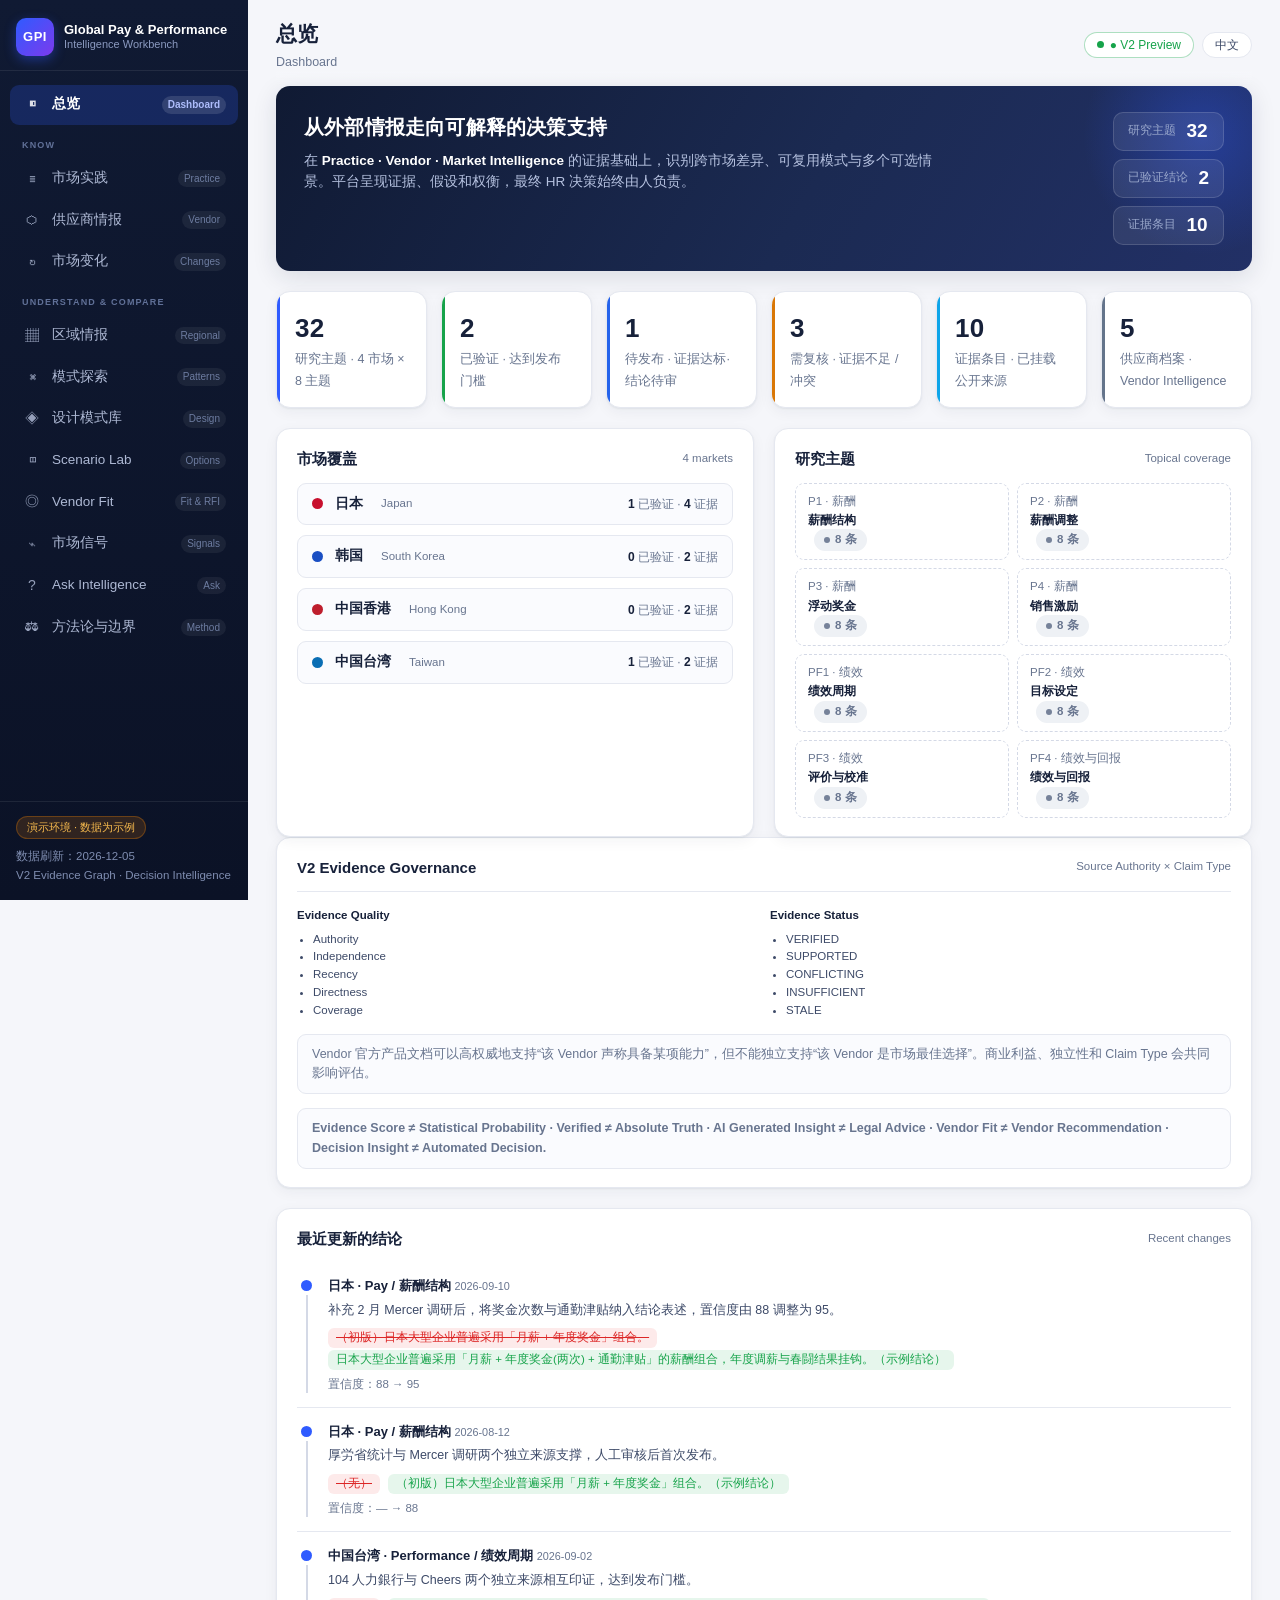
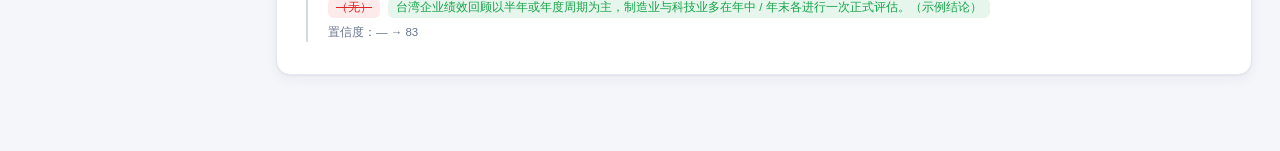
<file: index.html>
<!DOCTYPE html>
<html lang="zh-CN">
<head>
<meta charset="UTF-8">
<meta name="viewport" content="width=device-width, initial-scale=1.0">
<title>Global Pay &amp; Performance Decision Intelligence</title>
<meta name="description" content="以可追溯外部证据支持跨市场比较、实践模式、情景分析和供应商需求覆盖判断。">
<link rel="icon" href="data:image/svg+xml,%3Csvg xmlns='http://www.w3.org/2000/svg' viewBox='0 0 32 32'%3E%3Crect width='32' height='32' rx='8' fill='%232f5bff'/%3E%3Ctext x='16' y='21' font-size='12' font-weight='bold' fill='white' text-anchor='middle' font-family='Arial'%3EGPI%3C/text%3E%3C/svg%3E">
<link rel="stylesheet" href="styles.css">
</head>
<body>

<a class="skip-link" href="#main">跳到主内容</a>

<div class="shell">

  <!-- ======================= 侧边栏 ======================= -->
  <aside class="sidebar" id="sidebar">
    <div class="brand">
      <div class="brand-mark">GPI</div>
      <div class="brand-text">
        <strong>Global Pay &amp; Performance</strong>
        <span>Intelligence Workbench</span>
      </div>
    </div>

    <nav class="nav" id="nav" aria-label="主导航">
      <a class="nav-item" href="#overview" data-view="overview"><span class="nav-ico">◧</span>总览<span class="nav-tag">Dashboard</span></a>
      <div class="nav-group-label">KNOW</div>
      <a class="nav-item" href="#practices" data-view="practices"><span class="nav-ico">≣</span>市场实践<span class="nav-tag">Practice</span></a>
      <a class="nav-item" href="#vendors" data-view="vendors"><span class="nav-ico">⬡</span>供应商情报<span class="nav-tag">Vendor</span></a>
      <a class="nav-item" href="#changes" data-view="changes"><span class="nav-ico">↻</span>市场变化<span class="nav-tag">Changes</span></a>
      <div class="nav-group-label">UNDERSTAND &amp; COMPARE</div>
      <a class="nav-item" href="#compare" data-view="compare"><span class="nav-ico">▦</span>区域情报<span class="nav-tag">Regional</span></a>
      <a class="nav-item" href="#patterns" data-view="patterns"><span class="nav-ico">⌘</span>模式探索<span class="nav-tag">Patterns</span></a>
      <a class="nav-item" href="#design" data-view="design"><span class="nav-ico">◈</span>设计模式库<span class="nav-tag">Design</span></a>
      <a class="nav-item" href="#scenario" data-view="scenario"><span class="nav-ico">◫</span>Scenario Lab<span class="nav-tag">Options</span></a>
      <a class="nav-item" href="#vendorfit" data-view="vendorfit"><span class="nav-ico">◎</span>Vendor Fit<span class="nav-tag">Fit &amp; RFI</span></a>
      <a class="nav-item" href="#signals" data-view="signals"><span class="nav-ico">⌁</span>市场信号<span class="nav-tag">Signals</span></a>
      <a class="nav-item" href="#ask" data-view="ask"><span class="nav-ico">?</span>Ask Intelligence<span class="nav-tag">Ask</span></a>
      <a class="nav-item" href="#method" data-view="method"><span class="nav-ico">⚖</span>方法论与边界<span class="nav-tag">Method</span></a>
    </nav>

    <div class="sidebar-foot">
      <div class="demo-flag">演示环境 · 数据为示例</div>
      <div class="sidebar-meta">
        <span id="side-refreshed"></span><br>
        V2 Evidence Graph · Decision Intelligence
      </div>
    </div>
  </aside>

  <div class="backdrop" id="backdrop" aria-hidden="true"></div>

  <!-- ======================= 主区域 ======================= -->
  <main class="main" id="main">

    <!-- 顶栏 -->
    <header class="topbar">
      <button class="hamburger" id="hamburger" aria-label="打开菜单" aria-expanded="false">☰</button>
      <div class="topbar-title">
        <h1 id="page-title">总览</h1>
        <p id="page-sub">Dashboard</p>
      </div>
      <div class="topbar-right">
        <span class="chip chip-live">● V2 Preview</span>
        <span class="chip chip-lang">中文</span>
      </div>
    </header>

    <!-- ============ 视图：总览 ============ -->
    <section class="view" id="view-overview">
      <div class="hero">
        <div class="hero-body">
          <h2>从外部情报走向可解释的决策支持</h2>
          <p>在 <b>Practice · Vendor · Market Intelligence</b> 的证据基础上，识别跨市场差异、可复用模式与多个可选情景。平台呈现证据、假设和权衡，最终 HR 决策始终由人负责。</p>
        </div>
        <div class="hero-aside" id="hero-aside"></div>
      </div>

      <div class="stat-grid" id="stat-grid"></div>

      <div class="grid-2">
        <div class="card">
          <div class="card-head"><h3>市场覆盖</h3><span class="card-hint">4 markets</span></div>
          <div class="market-list" id="market-list"></div>
        </div>
        <div class="card">
          <div class="card-head"><h3>研究主题</h3><span class="card-hint">Topical coverage</span></div>
          <div class="topic-preview" id="topic-preview"></div>
        </div>
      </div>

      <div class="card" id="method-v2"></div>

      <div class="card">
        <div class="card-head"><h3>最近更新的结论</h3><span class="card-hint">Recent changes</span></div>
        <div id="recent-changes"></div>
      </div>
    </section>

    <!-- ============ 视图：市场实践 ============ -->
    <section class="view" id="view-practices" hidden>
      <div class="toolbar">
        <div class="filters">
          <div class="filter-group" id="market-filter" role="group" aria-label="按市场筛选"></div>
          <select id="domain-filter" aria-label="按研究域筛选"></select>
          <select id="status-filter" aria-label="按状态筛选"></select>
        </div>
        <span class="toolbar-count" id="practice-count"></span>
      </div>
      <div id="practice-list" class="practice-list"></div>
    </section>

    <!-- ============ 视图：对比矩阵 ============ -->
    <section class="view" id="view-compare" hidden>
      <div class="decision-banner"><b>Regional Intelligence</b><span>比较的是有证据范围的市场观察，不是“哪个市场更好”。每个区域结论都必须回溯到底层 Claim、Source、Population、Date 和 Confidence。</span></div>
      <div class="toolbar">
        <div class="filters">
          <div class="filter-group" id="compare-market-filter" role="group" aria-label="选择对比市场"></div>
        </div>
        <span class="toolbar-count">8 个研究主题 × 已选市场</span>
      </div>
      <div class="card table-card">
        <div class="table-scroll">
          <table class="compare-table" id="compare-table"></table>
        </div>
      </div>
      <div class="legend" id="compare-legend"></div>
    </section>

    <!-- ============ Phase 2：模式探索 ============ -->
    <section class="view" id="view-patterns" hidden>
      <div class="decision-banner"><b>Pattern Explorer</b><span>候选模式至少需要 3 条独立证据并覆盖 2 个市场或 Company Archetype；反向证据与 Evidence Gap 同时展示。</span></div>
      <div class="card archetype-panel"><div class="card-head"><h3>Company Archetype</h3><span class="card-hint">仅用于缩小证据适用范围，不强制分类</span></div><div id="archetype-list" class="archetype-list"></div></div>
      <div class="toolbar">
        <div class="filters">
          <select id="pattern-domain" aria-label="按领域筛选模式"></select>
          <select id="pattern-status" aria-label="按状态筛选模式"></select>
        </div>
        <span class="toolbar-count" id="pattern-count"></span>
      </div>
      <div id="pattern-list" class="pattern-grid"></div>
    </section>

    <!-- ============ Phase 2：设计模式库 ============ -->
    <section class="view" id="view-design" hidden>
      <div class="decision-banner"><b>Practice Design Library</b><span>展示市场中观察到的结构、适用情境与 Trade-off，不使用“最佳实践”作为默认答案。</span></div>
      <div class="toolbar"><div class="filter-group" id="design-filter" role="group" aria-label="设计模式类型"></div><span class="toolbar-count" id="design-count"></span></div>
      <div id="design-list" class="design-grid"></div>
    </section>

    <!-- ============ Phase 2：Scenario Lab ============ -->
    <section class="view" id="view-scenario" hidden>
      <div class="decision-banner"><b>Scenario Lab</b><span>根据轻量业务 Context 生成多个可选结构；不排序、不推荐、不自动转化为政策。</span></div>
      <div class="scenario-layout">
        <form id="scenario-form" class="card context-panel">
          <div class="card-head"><h3>Context &amp; Requirement</h3><span class="card-hint">不上传员工级数据</span></div>
          <label>Country<select name="country" id="scenario-market"></select></label>
          <label>Employee Count<input name="employeeCount" type="number" min="1" max="1000000" value="300" required></label>
          <label>行业<select name="industry"><option>Retail</option><option>Technology</option><option>Manufacturing</option><option>Financial Services</option><option>Other</option></select></label>
          <label>Payroll Frequency<select name="payrollFrequency"><option>Monthly</option><option>Semi-monthly</option><option>Biweekly</option></select></label>
          <label>Payroll Complexity<select name="payrollComplexity"><option>Medium</option><option>Low</option><option>High</option></select></label>
          <label>Commission / Incentive<select name="commissionRequired"><option>Yes</option><option>No</option></select></label>
          <label>Local HR Capacity<input name="localHrCapacity" type="number" min="0" max="100" value="2" required></label>
          <label>Outsourcing Preference<select name="outsourcingPreference"><option>Preferred</option><option>Required</option><option>Open</option><option>Not preferred</option></select></label>
          <label>Reporting Requirement<select name="reportingRequirement"><option>Local statutory + regional</option><option>Local statutory</option><option>Regional consolidated</option></select></label>
          <label>Integration Requirement<select name="integrationRequirement"><option>HRIS + Finance</option><option>HRIS</option><option>Finance</option><option>None</option></select></label>
          <label>Compliance Complexity<select name="complianceComplexity"><option>High</option><option>Medium</option><option>Low</option></select></label>
          <button class="btn btn-primary" type="submit">生成 Scenario 与 Requirements</button>
        </form>
        <div><div id="scenario-results" class="scenario-results"></div></div>
        <aside class="card evidence-rail" id="scenario-evidence"><div class="empty-state">生成情景后，这里展示 Practice → Regulation → Requirement → Evidence。</div></aside>
      </div>
    </section>

    <!-- ============ Phase 2：Vendor Fit ============ -->
    <section class="view" id="view-vendorfit" hidden>
      <div class="decision-banner"><b>Requirement-driven Vendor Fit</b><span>只显示需求覆盖和证据状态，不计算供应商总分，也不替用户选定供应商。</span></div>
      <div class="fit-layout">
        <form id="fit-form" class="card context-panel">
          <div class="card-head"><h3>Requirement Builder</h3><span class="card-hint">可保存为模板（演示）</span></div>
          <div id="fit-scenario-context" class="scenario-handoff">尚未从 Scenario Lab 带入需求，也可以手动分析。</div>
          <label>目标市场<select name="market" id="fit-market"></select></label>
          <label>员工规模<select name="scale"><option>&lt;500</option><option>500–5,000</option><option>5,000–50,000</option><option>50,000+</option></select></label>
          <fieldset><legend>必须能力</legend><div id="fit-capabilities" class="check-grid"></div></fieldset>
          <button class="btn btn-primary" type="submit">分析需求覆盖</button>
        </form>
        <div class="card table-card"><div class="card-head"><h3>Capability Coverage Matrix</h3><span class="card-hint">Confirmed / Partial / Unknown / Gap</span></div><div class="table-scroll"><table class="fit-table" id="fit-table"></table></div></div>
      </div>
      <div class="card" id="fit-rfi"><div class="empty-state">提交需求后，Unknown 与 Evidence Gap 将生成差异化 RFI 问题。</div></div>
    </section>

    <!-- ============ Phase 2：市场信号 ============ -->
    <section class="view" id="view-signals" hidden>
      <div class="decision-banner"><b>Market Signal Detection</b><span>把多条变化聚合为值得关注的信号，同时保留支持与反向证据；不预测未来唯一趋势。</span></div>
      <div id="signal-list" class="signal-list"></div>
    </section>

    <!-- ============ 视图：供应商情报 ============ -->
    <section class="view" id="view-vendors" hidden>
      <div class="toolbar">
        <div class="filters">
          <div class="filter-group" id="vendor-market-filter" role="group" aria-label="按市场筛选供应商"></div>
        </div>
        <span class="toolbar-count" id="vendor-count"></span>
      </div>
      <div id="vendor-list" class="vendor-list"></div>
    </section>

    <!-- ============ 视图：市场变化 ============ -->
    <section class="view" id="view-changes" hidden>
      <div class="card">
        <div class="card-head">
          <h3>已发布结论的版本历史</h3>
          <span class="card-hint">仅展示已发布（Verified）的变更</span>
        </div>
        <div id="changes-list" class="changes-list"></div>
      </div>
    </section>

    <!-- ============ 视图：Ask Intelligence ============ -->
    <section class="view" id="view-ask" hidden>
      <div class="ask-hero card">
        <h3>Ask Intelligence</h3>
        <p>只检索 <b>已验证（Verified）</b> 的内部情报记录。没有证据时拒绝猜测——不假装接入大模型或外部研究。</p>
        <form class="ask-form" id="ask-form" autocomplete="off">
          <input id="ask-input" type="search" maxlength="100" placeholder="例如：日本 薪酬调整 频率" aria-label="搜索已核验情报">
          <button type="submit">检索</button>
        </form>
        <div class="ask-suggest" id="ask-suggest"></div>
      </div>
      <div id="ask-results"></div>
    </section>

    <!-- ============ 视图：方法论与边界 ============ -->
    <section class="view" id="view-method" hidden>
      <div class="grid-2">
        <div class="card">
          <div class="card-head"><h3>可信度评分权重</h3><span class="card-hint">PRD 权重的可解释原型</span></div>
          <div id="weight-chart" class="weight-chart"></div>
          <p class="note">当前评分为权重原型，<b>不等于已验证的统计概率</b>；达到发布门槛后仍须研究员人工审核。仅 Tier 1–3 可支持市场实践（Tier 4 Vendor 与 Tier 5 未核验内容不能单独建立结论），单一来源不能达发布门槛，冲突证据强制标记。</p>
        </div>
        <div class="card">
          <div class="card-head"><h3>来源 Tier 定义</h3><span class="card-hint">Source Tiers</span></div>
          <div class="tier-list" id="tier-list"></div>
        </div>
      </div>

      <div class="card">
        <div class="card-head"><h3>产品边界</h3><span class="card-hint">Honest boundaries</span></div>
        <ul class="boundary-list" id="boundary-list"></ul>
      </div>

      <div class="card">
        <div class="card-head"><h3>当前阶段</h3><span class="card-hint">Prototype status</span></div>
        <div class="stage-note">
          <p><b>Phase 2 决策支持原型</b>，尚未实现：认证、权限、审计日志、自动爬取、定时监测、外部 AI Agent、版权许可管理、通知、持久化与生产部署。生产化之前必须补齐这些控制，并将研究数据与公开访问界面隔离。</p>
          <p>所有 Pattern、Scenario、Vendor Fit 与 Signal 都使用演示数据展示产品逻辑。它们不是实际市场研究结论，也不应直接用于员工薪酬、绩效或供应商采购决策。</p>
        </div>
      </div>
    </section>

  </main>
</div>

<!-- ============ 详情抽屉 ============ -->
<div class="drawer" id="drawer" role="dialog" aria-modal="true" aria-hidden="true">
  <div class="drawer-panel">
    <div class="drawer-head">
      <div>
        <span class="drawer-market" id="drawer-market"></span>
        <h2 id="drawer-title"></h2>
        <p id="drawer-question"></p>
      </div>
      <button class="drawer-close" id="drawer-close" aria-label="关闭">✕</button>
    </div>
    <div class="drawer-body" id="drawer-body"></div>
  </div>
</div>

<script src="engines/evidence-engine.js"></script>
<script src="engines/scenario-engine.js"></script>
<script src="engines/vendor-fit-engine.js"></script>
<script src="app.js"></script>
</body>
</html>
</file>
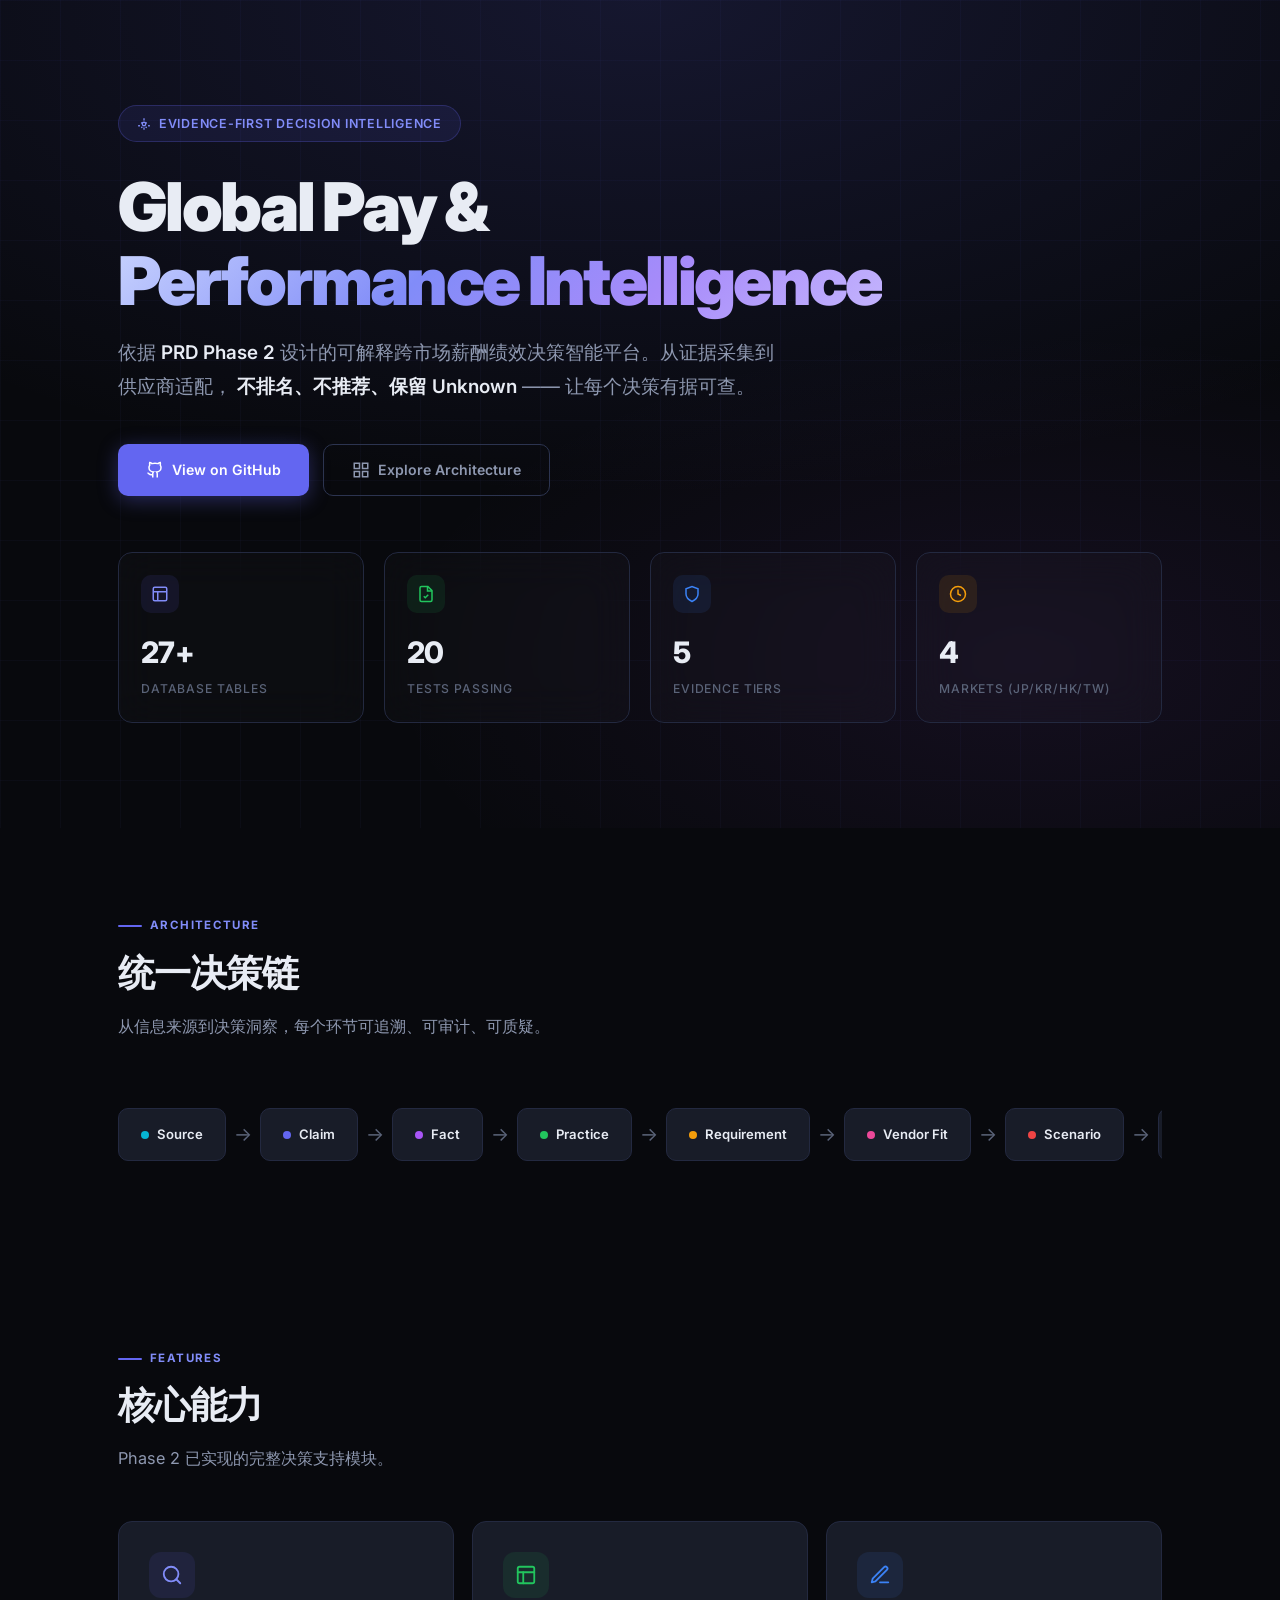
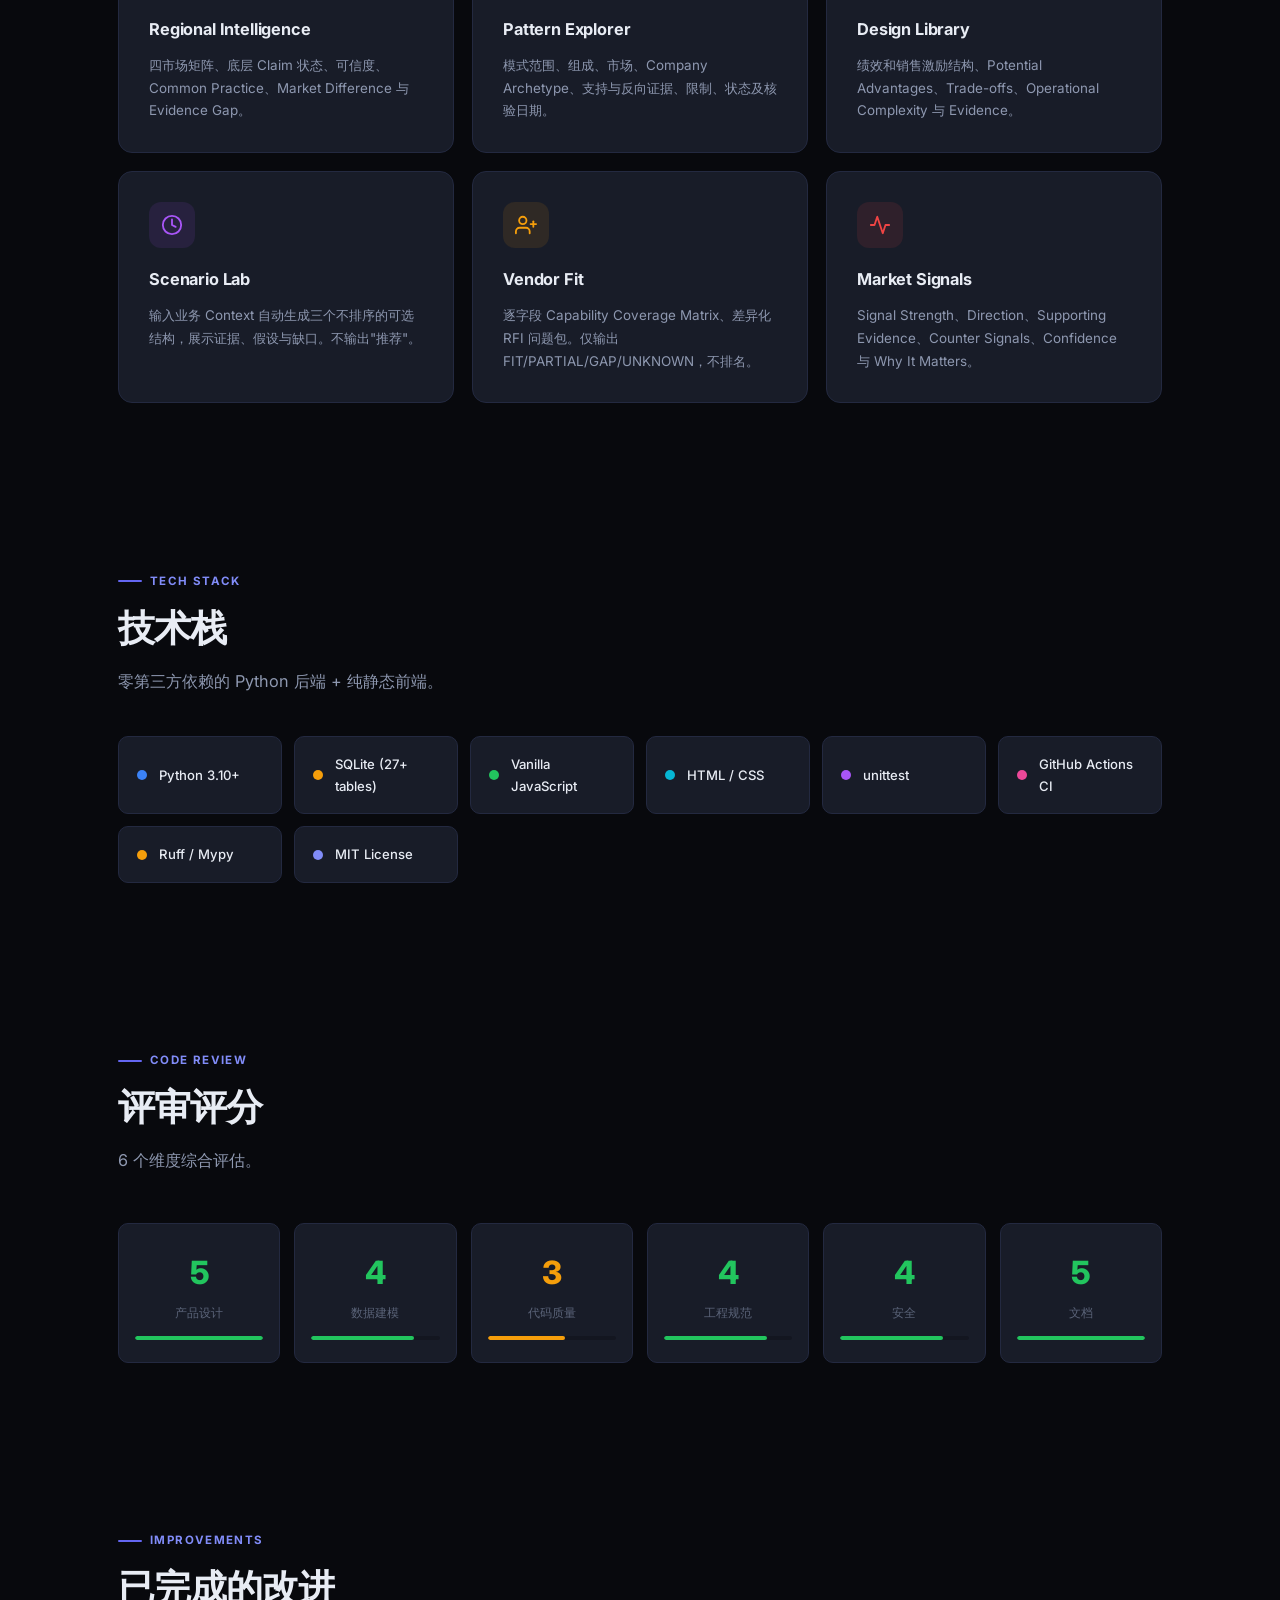
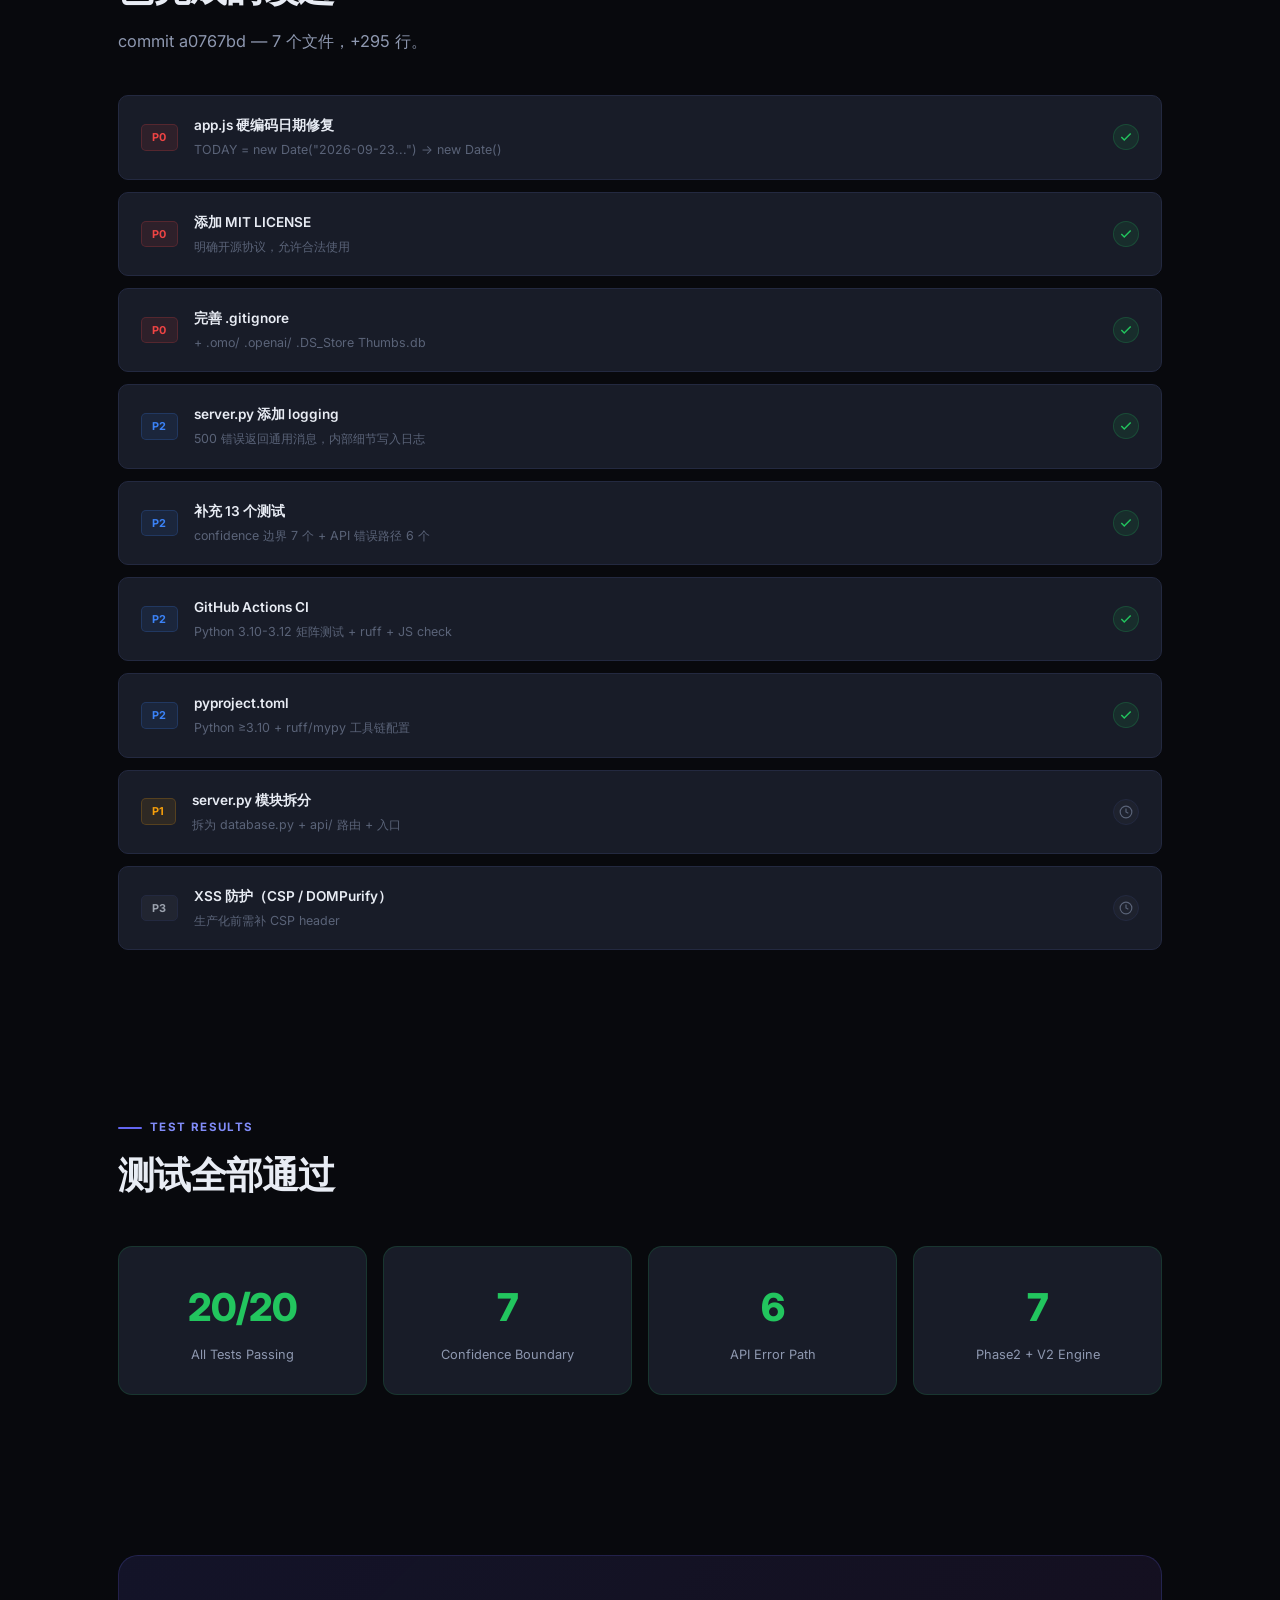
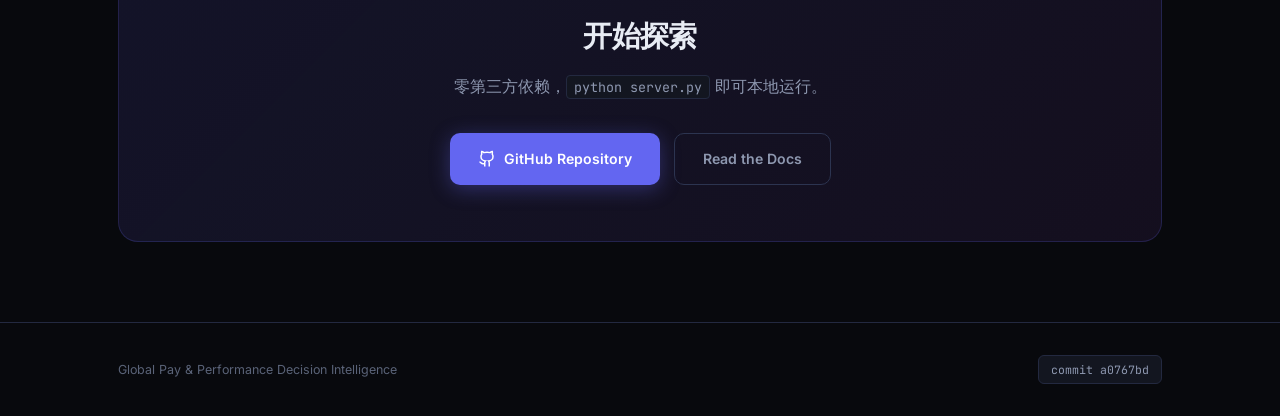
<file: docs/index.html>
<!DOCTYPE html>
<html lang="zh-CN">
<head>
<meta charset="UTF-8">
<meta name="viewport" content="width=device-width, initial-scale=1.0">
<title>Global Pay & Performance Intelligence</title>
<link rel="preconnect" href="https://fonts.googleapis.com">
<link href="https://fonts.googleapis.com/css2?family=Inter:wght@400;500;600;700;800;900&family=JetBrains+Mono:wght@400;500&display=swap" rel="stylesheet">
<style>
*,*::before,*::after{box-sizing:border-box;margin:0;padding:0}
:root{
  --bg:#08090d;--bg2:#0e1018;--surface:#131620;--card:#181c28;--card2:#1e2334;
  --border:#232940;--border2:#2c3450;
  --text:#e8ecf4;--text2:#8e98b0;--text3:#5a6378;
  --indigo:#6366f1;--indigo2:#818cf8;--indigo-bg:rgba(99,102,241,.1);
  --green:#22c55e;--green-bg:rgba(34,197,94,.1);
  --amber:#f59e0b;--amber-bg:rgba(245,158,11,.1);
  --red:#ef4444;--red-bg:rgba(239,68,68,.1);
  --blue:#3b82f6;--blue-bg:rgba(59,130,246,.1);
  --cyan:#06b6d4;--purple:#a855f7;--pink:#ec4899;
  --r:14px;--r-sm:10px;--r-xs:7px;
}
html{scroll-behavior:smooth;font-size:16px}
body{font-family:'Inter',-apple-system,sans-serif;background:var(--bg);color:var(--text);line-height:1.7;overflow-x:hidden}
a{color:var(--indigo2);text-decoration:none;transition:.2s}
a:hover{color:#a5b4fc}
code{font-family:'JetBrains Mono',monospace;font-size:.82em;background:var(--surface);padding:2px 7px;border-radius:4px;border:1px solid var(--border)}
.container{max-width:1100px;margin:0 auto;padding:0 28px}

/* ═══ HERO ═══ */
.hero{min-height:92vh;display:flex;align-items:center;position:relative;overflow:hidden}
.hero::before{content:'';position:absolute;inset:0;background:
  radial-gradient(ellipse 80% 60% at 50% 0%,rgba(99,102,241,.15),transparent),
  radial-gradient(ellipse 50% 40% at 80% 80%,rgba(168,85,247,.08),transparent)}
.hero .grid-bg{position:absolute;inset:0;background-image:
  linear-gradient(rgba(99,102,241,.04) 1px,transparent 1px),
  linear-gradient(90deg,rgba(99,102,241,.04) 1px,transparent 1px);
  background-size:60px 60px}
.hero-content{position:relative;z-index:2;width:100%}
.hero-badge{display:inline-flex;align-items:center;gap:8px;padding:7px 18px;background:var(--indigo-bg);border:1px solid rgba(99,102,241,.25);border-radius:100px;font-size:.78rem;font-weight:600;color:var(--indigo2);margin-bottom:28px;letter-spacing:.06em;text-transform:uppercase}
.hero h1{font-size:clamp(2.4rem,6vw,4.2rem);font-weight:900;letter-spacing:-.04em;line-height:1.1;margin-bottom:18px}
.hero h1 .gradient{background:linear-gradient(135deg,#c7d2fe 0%,#818cf8 40%,#a78bfa 70%,#c4b5fd 100%);-webkit-background-clip:text;-webkit-text-fill-color:transparent;background-clip:text}
.hero .desc{font-size:1.18rem;color:var(--text2);max-width:660px;margin-bottom:40px;line-height:1.8}
.hero .desc strong{color:var(--text);font-weight:600}
.hero-actions{display:flex;gap:14px;flex-wrap:wrap;margin-bottom:56px}
.btn{display:inline-flex;align-items:center;gap:8px;padding:13px 28px;border-radius:var(--r-sm);font-size:.88rem;font-weight:600;transition:all .25s ease;cursor:pointer;border:none}
.btn-primary{background:var(--indigo);color:#fff;box-shadow:0 4px 20px rgba(99,102,241,.35)}
.btn-primary:hover{background:var(--indigo2);transform:translateY(-2px);box-shadow:0 8px 30px rgba(99,102,241,.4);color:#fff}
.btn-outline{background:transparent;color:var(--text2);border:1px solid var(--border2)}
.btn-outline:hover{border-color:var(--indigo);color:var(--indigo2);transform:translateY(-2px)}
.btn svg{width:18px;height:18px}

.hero-metrics{display:grid;grid-template-columns:repeat(4,1fr);gap:20px}
.metric{background:rgba(255,255,255,.02);border:1px solid var(--border);border-radius:var(--r);padding:22px;backdrop-filter:blur(20px)}
.metric .icon-wrap{width:38px;height:38px;border-radius:10px;display:flex;align-items:center;justify-content:center;margin-bottom:14px}
.metric .num{font-size:1.85rem;font-weight:800;letter-spacing:-.02em;margin-bottom:2px}
.metric .label{font-size:.76rem;color:var(--text3);font-weight:500;text-transform:uppercase;letter-spacing:.07em}

/* ═══ SECTIONS ═══ */
.section{padding:80px 0}
.section-label{display:inline-flex;align-items:center;gap:8px;font-size:.72rem;font-weight:700;text-transform:uppercase;letter-spacing:.12em;color:var(--indigo2);margin-bottom:14px}
.section-label::before{content:'';width:24px;height:2px;background:var(--indigo);border-radius:1px}
.section-title{font-size:clamp(1.6rem,3.5vw,2.3rem);font-weight:800;letter-spacing:-.025em;margin-bottom:16px;line-height:1.25}
.section-desc{font-size:1.02rem;color:var(--text2);max-width:600px;line-height:1.75}

/* ═══ ARCHITECTURE ═══ */
.arch-flow{margin-top:48px;position:relative}
.arch-flow .chain{display:flex;align-items:center;gap:8px;overflow-x:auto;padding:20px 0;scrollbar-width:none}
.arch-flow .chain::-webkit-scrollbar{display:none}
.arch-node{flex-shrink:0;padding:14px 22px;background:var(--card);border:1px solid var(--border);border-radius:var(--r-sm);font-size:.82rem;font-weight:600;white-space:nowrap;position:relative;transition:all .3s}
.arch-node:hover{border-color:var(--indigo);transform:translateY(-3px);box-shadow:0 8px 24px rgba(0,0,0,.3)}
.arch-node .dot{display:inline-block;width:8px;height:8px;border-radius:50%;margin-right:8px}
.arch-arrow{flex-shrink:0;color:var(--text3);font-size:1.2rem}

/* ═══ FEATURES GRID ═══ */
.features-grid{display:grid;grid-template-columns:repeat(3,1fr);gap:18px;margin-top:48px}
.feature-card{background:var(--card);border:1px solid var(--border);border-radius:var(--r);padding:30px;transition:all .3s ease;position:relative;overflow:hidden}
.feature-card:hover{border-color:var(--border2);transform:translateY(-4px);box-shadow:0 12px 40px rgba(0,0,0,.25)}
.feature-card .icon{width:46px;height:46px;border-radius:12px;display:flex;align-items:center;justify-content:center;margin-bottom:18px}
.feature-card .icon svg{width:22px;height:22px;stroke-width:2;fill:none;stroke-linecap:round;stroke-linejoin:round}
.feature-card h3{font-size:1.02rem;font-weight:700;margin-bottom:10px;letter-spacing:-.01em}
.feature-card p{font-size:.84rem;color:var(--text2);line-height:1.7}

/* ═══ TECH STACK ═══ */
.tech-grid{display:grid;grid-template-columns:repeat(auto-fill,minmax(160px,1fr));gap:12px;margin-top:40px}
.tech-item{display:flex;align-items:center;gap:12px;padding:16px 18px;background:var(--card);border:1px solid var(--border);border-radius:var(--r-sm);transition:.25s}
.tech-item:hover{border-color:var(--border2);transform:translateY(-2px)}
.tech-dot{width:10px;height:10px;border-radius:50%;flex-shrink:0}
.tech-item span{font-size:.82rem;font-weight:500}

/* ═══ SCORE ═══ */
.scores-row{display:grid;grid-template-columns:repeat(6,1fr);gap:14px;margin-top:48px}
.score-pill{background:var(--card);border:1px solid var(--border);border-radius:var(--r-sm);padding:22px 16px;text-align:center;transition:.25s}
.score-pill:hover{transform:translateY(-3px);box-shadow:0 8px 24px rgba(0,0,0,.2)}
.score-pill .val{font-size:2rem;font-weight:800;letter-spacing:-.03em}
.score-pill .lbl{font-size:.72rem;color:var(--text3);margin-top:4px;font-weight:500}
.score-pill .bar{height:4px;background:var(--surface);border-radius:2px;margin-top:12px;overflow:hidden}
.score-pill .bar-fill{height:100%;border-radius:2px}

/* ═══ IMPROVEMENTS ═══ */
.improve-grid{display:grid;gap:12px;margin-top:40px}
.improve-item{display:flex;align-items:center;gap:16px;padding:18px 22px;background:var(--card);border:1px solid var(--border);border-radius:var(--r-sm);transition:.2s}
.improve-item:hover{border-color:var(--border2);background:var(--card2)}
.improve-item .tag{flex-shrink:0;padding:3px 10px;border-radius:5px;font-size:.68rem;font-weight:700;letter-spacing:.04em}
.tag-p0{background:var(--red-bg);color:var(--red);border:1px solid rgba(239,68,68,.2)}
.tag-p1{background:var(--amber-bg);color:var(--amber);border:1px solid rgba(245,158,11,.2)}
.tag-p2{background:var(--blue-bg);color:var(--blue);border:1px solid rgba(59,130,246,.2)}
.tag-p3{background:rgba(107,114,128,.1);color:#9ca3af;border:1px solid var(--border)}
.improve-item .text{flex:1;font-size:.85rem}
.improve-item .text .t{font-weight:600;margin-bottom:2px}
.improve-item .text .d{color:var(--text3);font-size:.78rem}
.improve-item .check{flex-shrink:0;width:26px;height:26px;border-radius:50%;display:flex;align-items:center;justify-content:center}
.check-done{background:var(--green-bg);border:1px solid rgba(34,197,94,.2)}
.check-done svg{width:14px;height:14px;stroke:var(--green);fill:none;stroke-width:2.5}
.check-pending{background:rgba(107,114,128,.08);border:1px solid var(--border)}
.check-pending svg{width:14px;height:14px;stroke:var(--text3);fill:none;stroke-width:2}

/* ═══ TEST ═══ */
.test-row{display:grid;grid-template-columns:repeat(4,1fr);gap:16px;margin-top:48px}
.test-card{background:var(--card);border:1px solid var(--green-border,rgba(34,197,94,.15));border-radius:var(--r);padding:28px;text-align:center}
.test-card .big{font-size:2.4rem;font-weight:800;color:var(--green);letter-spacing:-.03em}
.test-card .lbl{font-size:.8rem;color:var(--text2);margin-top:4px}

/* ═══ CTA ═══ */
.cta{padding:80px 0;text-align:center;position:relative}
.cta-box{background:linear-gradient(135deg,rgba(99,102,241,.12),rgba(168,85,247,.08));border:1px solid rgba(99,102,241,.2);border-radius:20px;padding:56px 40px;position:relative;overflow:hidden}
.cta-box h2{font-size:1.8rem;font-weight:800;margin-bottom:12px;letter-spacing:-.02em}
.cta-box p{color:var(--text2);margin-bottom:32px;font-size:1.02rem}
.cta-actions{display:flex;gap:14px;justify-content:center;flex-wrap:wrap}

/* ═══ FOOTER ═══ */
.footer{border-top:1px solid var(--border);padding:32px 0}
.footer-inner{display:flex;justify-content:space-between;align-items:center;flex-wrap:wrap;gap:16px}
.footer p{font-size:.78rem;color:var(--text3)}
.footer .mono{font-family:'JetBrains Mono',monospace;font-size:.72rem;padding:4px 12px;background:var(--surface);border:1px solid var(--border);border-radius:6px;color:var(--text2)}

/* ═══ ANIMATIONS ═══ */
.fade{opacity:0;transform:translateY(30px);transition:opacity .7s ease,transform .7s ease}
.fade.visible{opacity:1;transform:translateY(0)}

/* ═══ RESPONSIVE ═══ */
@media(max-width:900px){
  .hero-metrics{grid-template-columns:repeat(2,1fr)}
  .features-grid{grid-template-columns:repeat(2,1fr)}
  .scores-row{grid-template-columns:repeat(3,1fr)}
  .test-row{grid-template-columns:repeat(2,1fr)}
}
@media(max-width:600px){
  .hero{min-height:85vh}
  .hero h1{font-size:2.2rem}
  .hero-metrics{grid-template-columns:1fr 1fr}
  .features-grid{grid-template-columns:1fr}
  .scores-row{grid-template-columns:repeat(2,1fr)}
  .test-row{grid-template-columns:1fr 1fr}
  .section{padding:56px 0}
  .improve-item{flex-wrap:wrap}
}
</style>
</head>
<body>

<!-- ══════════ HERO ══════════ -->
<header class="hero">
  <div class="grid-bg"></div>
  <div class="container hero-content">
    <div class="hero-badge">
      <svg width="14" height="14" viewBox="0 0 24 24" fill="none" stroke="currentColor" stroke-width="2.2"><circle cx="12" cy="12" r="3"/><path d="M12 2v4m0 12v4m-7-7H2m20 0h-3m-2.3-5.7l-2 2m-5.4 5.4l-2 2m0-9.4l2 2m5.4 5.4l2 2"/></svg>
      Evidence-First Decision Intelligence
    </div>
    <h1>Global Pay &<br><span class="gradient">Performance Intelligence</span></h1>
    <p class="desc">
      依据 <strong>PRD Phase 2</strong> 设计的可解释跨市场薪酬绩效决策智能平台。从证据采集到供应商适配，
      <strong>不排名、不推荐、保留 Unknown</strong> —— 让每个决策有据可查。
    </p>
    <div class="hero-actions">
      <a href="https://github.com/Phoebeiscool-lalala/Global-Pay-Performance-Intelligence" target="_blank" class="btn btn-primary">
        <svg viewBox="0 0 24 24" fill="none" stroke="currentColor" stroke-width="2"><path d="M15 22v-4a4.8 4.8 0 0 0-1-3.5c3 0 6-2 6-5.5.08-1.25-.27-2.48-1-3.5.28-1.15.28-2.35 0-3.5 0 0-1 0-3 1.5-2.64-.5-5.36-.5-8 0C6 2 5 2 5 2c-.3 1.15-.3 2.35 0 3.5A5.4 5.4 0 0 0 4 9c0 3.5 3 5.5 6 5.5-.39.49-.68 1.05-.85 1.65-.17.6-.22 1.23-.15 1.85v4"/><path d="M9 18c-4.51 2-5-2-7-2"/></svg>
        View on GitHub
      </a>
      <a href="#architecture" class="btn btn-outline">
        <svg viewBox="0 0 24 24" fill="none" stroke="currentColor" stroke-width="2"><rect x="3" y="3" width="7" height="7"/><rect x="14" y="3" width="7" height="7"/><rect x="14" y="14" width="7" height="7"/><rect x="3" y="14" width="7" height="7"/></svg>
        Explore Architecture
      </a>
    </div>
    <div class="hero-metrics">
      <div class="metric">
        <div class="icon-wrap" style="background:var(--indigo-bg)"><svg width="18" height="18" viewBox="0 0 24 24" fill="none" stroke="#818cf8" stroke-width="2"><rect x="3" y="3" width="18" height="18" rx="2"/><path d="M3 9h18"/><path d="M9 21V9"/></svg></div>
        <div class="num">27+</div>
        <div class="label">Database Tables</div>
      </div>
      <div class="metric">
        <div class="icon-wrap" style="background:var(--green-bg)"><svg width="18" height="18" viewBox="0 0 24 24" fill="none" stroke="#22c55e" stroke-width="2"><path d="M14.5 2H6a2 2 0 0 0-2 2v16a2 2 0 0 0 2 2h12a2 2 0 0 0 2-2V7.5L14.5 2z"/><polyline points="14 2 14 8 20 8"/><path d="M9 15l2 2 4-4"/></svg></div>
        <div class="num">20</div>
        <div class="label">Tests Passing</div>
      </div>
      <div class="metric">
        <div class="icon-wrap" style="background:var(--blue-bg)"><svg width="18" height="18" viewBox="0 0 24 24" fill="none" stroke="#3b82f6" stroke-width="2"><path d="M12 22s8-4 8-10V5l-8-3-8 3v7c0 6 8 10 8 10z"/></svg></div>
        <div class="num">5</div>
        <div class="label">Evidence Tiers</div>
      </div>
      <div class="metric">
        <div class="icon-wrap" style="background:var(--amber-bg)"><svg width="18" height="18" viewBox="0 0 24 24" fill="none" stroke="#f59e0b" stroke-width="2"><circle cx="12" cy="12" r="10"/><path d="M12 6v6l4 2"/></svg></div>
        <div class="num">4</div>
        <div class="label">Markets (JP/KR/HK/TW)</div>
      </div>
    </div>
  </div>
</header>

<!-- ══════════ ARCHITECTURE ══════════ -->
<section class="section fade" id="architecture">
  <div class="container">
    <div class="section-label">Architecture</div>
    <h2 class="section-title">统一决策链</h2>
    <p class="section-desc">从信息来源到决策洞察，每个环节可追溯、可审计、可质疑。</p>
    <div class="arch-flow">
      <div class="chain">
        <div class="arch-node"><span class="dot" style="background:var(--cyan)"></span>Source</div>
        <div class="arch-arrow">&rarr;</div>
        <div class="arch-node"><span class="dot" style="background:var(--indigo)"></span>Claim</div>
        <div class="arch-arrow">&rarr;</div>
        <div class="arch-node"><span class="dot" style="background:var(--purple)"></span>Fact</div>
        <div class="arch-arrow">&rarr;</div>
        <div class="arch-node"><span class="dot" style="background:var(--green)"></span>Practice</div>
        <div class="arch-arrow">&rarr;</div>
        <div class="arch-node"><span class="dot" style="background:var(--amber)"></span>Requirement</div>
        <div class="arch-arrow">&rarr;</div>
        <div class="arch-node"><span class="dot" style="background:var(--pink)"></span>Vendor Fit</div>
        <div class="arch-arrow">&rarr;</div>
        <div class="arch-node"><span class="dot" style="background:var(--red)"></span>Scenario</div>
        <div class="arch-arrow">&rarr;</div>
        <div class="arch-node"><span class="dot" style="background:#fff"></span>Decision Insight</div>
      </div>
    </div>
  </div>
</section>

<!-- ══════════ FEATURES ══════════ -->
<section class="section fade">
  <div class="container">
    <div class="section-label">Features</div>
    <h2 class="section-title">核心能力</h2>
    <p class="section-desc">Phase 2 已实现的完整决策支持模块。</p>
    <div class="features-grid">
      <div class="feature-card">
        <div class="icon" style="background:var(--indigo-bg)"><svg viewBox="0 0 24 24" stroke="#818cf8"><circle cx="11" cy="11" r="8"/><path d="M21 21l-4.35-4.35"/></svg></div>
        <h3>Regional Intelligence</h3>
        <p>四市场矩阵、底层 Claim 状态、可信度、Common Practice、Market Difference 与 Evidence Gap。</p>
      </div>
      <div class="feature-card">
        <div class="icon" style="background:var(--green-bg)"><svg viewBox="0 0 24 24" stroke="#22c55e"><rect x="3" y="3" width="18" height="18" rx="2"/><path d="M3 9h18"/><path d="M9 21V9"/></svg></div>
        <h3>Pattern Explorer</h3>
        <p>模式范围、组成、市场、Company Archetype、支持与反向证据、限制、状态及核验日期。</p>
      </div>
      <div class="feature-card">
        <div class="icon" style="background:var(--blue-bg)"><svg viewBox="0 0 24 24" stroke="#3b82f6"><path d="M12 20h9"/><path d="M16.5 3.5a2.12 2.12 0 0 1 3 3L7 19l-4 1 1-4L16.5 3.5z"/></svg></div>
        <h3>Design Library</h3>
        <p>绩效和销售激励结构、Potential Advantages、Trade-offs、Operational Complexity 与 Evidence。</p>
      </div>
      <div class="feature-card">
        <div class="icon" style="background:rgba(168,85,247,.1)"><svg viewBox="0 0 24 24" stroke="#a855f7"><circle cx="12" cy="12" r="10"/><path d="M12 6v6l4 2"/></svg></div>
        <h3>Scenario Lab</h3>
        <p>输入业务 Context 自动生成三个不排序的可选结构，展示证据、假设与缺口。不输出"推荐"。</p>
      </div>
      <div class="feature-card">
        <div class="icon" style="background:var(--amber-bg)"><svg viewBox="0 0 24 24" stroke="#f59e0b"><path d="M16 21v-2a4 4 0 0 0-4-4H5a4 4 0 0 0-4 4v2"/><circle cx="8.5" cy="7" r="4"/><path d="M20 8v6"/><path d="M23 11h-6"/></svg></div>
        <h3>Vendor Fit</h3>
        <p>逐字段 Capability Coverage Matrix、差异化 RFI 问题包。仅输出 FIT/PARTIAL/GAP/UNKNOWN，不排名。</p>
      </div>
      <div class="feature-card">
        <div class="icon" style="background:var(--red-bg)"><svg viewBox="0 0 24 24" stroke="#ef4444"><polyline points="22 12 18 12 15 21 9 3 6 12 2 12"/></svg></div>
        <h3>Market Signals</h3>
        <p>Signal Strength、Direction、Supporting Evidence、Counter Signals、Confidence 与 Why It Matters。</p>
      </div>
    </div>
  </div>
</section>

<!-- ══════════ TECH STACK ══════════ -->
<section class="section fade">
  <div class="container">
    <div class="section-label">Tech Stack</div>
    <h2 class="section-title">技术栈</h2>
    <p class="section-desc">零第三方依赖的 Python 后端 + 纯静态前端。</p>
    <div class="tech-grid">
      <div class="tech-item"><div class="tech-dot" style="background:#3b82f6"></div><span>Python 3.10+</span></div>
      <div class="tech-item"><div class="tech-dot" style="background:#f59e0b"></div><span>SQLite (27+ tables)</span></div>
      <div class="tech-item"><div class="tech-dot" style="background:var(--green)"></div><span>Vanilla JavaScript</span></div>
      <div class="tech-item"><div class="tech-dot" style="background:var(--cyan)"></div><span>HTML / CSS</span></div>
      <div class="tech-item"><div class="tech-dot" style="background:var(--purple)"></div><span>unittest</span></div>
      <div class="tech-item"><div class="tech-dot" style="background:var(--pink)"></div><span>GitHub Actions CI</span></div>
      <div class="tech-item"><div class="tech-dot" style="background:var(--amber)"></div><span>Ruff / Mypy</span></div>
      <div class="tech-item"><div class="tech-dot" style="background:var(--indigo2)"></div><span>MIT License</span></div>
    </div>
  </div>
</section>

<!-- ══════════ SCORES ══════════ -->
<section class="section fade">
  <div class="container">
    <div class="section-label">Code Review</div>
    <h2 class="section-title">评审评分</h2>
    <p class="section-desc">6 个维度综合评估。</p>
    <div class="scores-row">
      <div class="score-pill">
        <div class="val" style="color:var(--green)">5</div>
        <div class="lbl">产品设计</div>
        <div class="bar"><div class="bar-fill" style="width:100%;background:var(--green)"></div></div>
      </div>
      <div class="score-pill">
        <div class="val" style="color:var(--green)">4</div>
        <div class="lbl">数据建模</div>
        <div class="bar"><div class="bar-fill" style="width:80%;background:var(--green)"></div></div>
      </div>
      <div class="score-pill">
        <div class="val" style="color:var(--amber)">3</div>
        <div class="lbl">代码质量</div>
        <div class="bar"><div class="bar-fill" style="width:60%;background:var(--amber)"></div></div>
      </div>
      <div class="score-pill">
        <div class="val" style="color:var(--green)">4</div>
        <div class="lbl">工程规范</div>
        <div class="bar"><div class="bar-fill" style="width:80%;background:var(--green)"></div></div>
      </div>
      <div class="score-pill">
        <div class="val" style="color:var(--green)">4</div>
        <div class="lbl">安全</div>
        <div class="bar"><div class="bar-fill" style="width:80%;background:var(--green)"></div></div>
      </div>
      <div class="score-pill">
        <div class="val" style="color:var(--green)">5</div>
        <div class="lbl">文档</div>
        <div class="bar"><div class="bar-fill" style="width:100%;background:var(--green)"></div></div>
      </div>
    </div>
  </div>
</section>

<!-- ══════════ IMPROVEMENTS ══════════ -->
<section class="section fade">
  <div class="container">
    <div class="section-label">Improvements</div>
    <h2 class="section-title">已完成的改进</h2>
    <p class="section-desc">commit a0767bd — 7 个文件，+295 行。</p>
    <div class="improve-grid">
      <div class="improve-item">
        <div class="tag tag-p0">P0</div>
        <div class="text"><div class="t">app.js 硬编码日期修复</div><div class="d">TODAY = new Date("2026-09-23...") &rarr; new Date()</div></div>
        <div class="check check-done"><svg viewBox="0 0 24 24"><polyline points="20 6 9 17 4 12"/></svg></div>
      </div>
      <div class="improve-item">
        <div class="tag tag-p0">P0</div>
        <div class="text"><div class="t">添加 MIT LICENSE</div><div class="d">明确开源协议，允许合法使用</div></div>
        <div class="check check-done"><svg viewBox="0 0 24 24"><polyline points="20 6 9 17 4 12"/></svg></div>
      </div>
      <div class="improve-item">
        <div class="tag tag-p0">P0</div>
        <div class="text"><div class="t">完善 .gitignore</div><div class="d">+ .omo/ .openai/ .DS_Store Thumbs.db</div></div>
        <div class="check check-done"><svg viewBox="0 0 24 24"><polyline points="20 6 9 17 4 12"/></svg></div>
      </div>
      <div class="improve-item">
        <div class="tag tag-p2">P2</div>
        <div class="text"><div class="t">server.py 添加 logging</div><div class="d">500 错误返回通用消息，内部细节写入日志</div></div>
        <div class="check check-done"><svg viewBox="0 0 24 24"><polyline points="20 6 9 17 4 12"/></svg></div>
      </div>
      <div class="improve-item">
        <div class="tag tag-p2">P2</div>
        <div class="text"><div class="t">补充 13 个测试</div><div class="d">confidence 边界 7 个 + API 错误路径 6 个</div></div>
        <div class="check check-done"><svg viewBox="0 0 24 24"><polyline points="20 6 9 17 4 12"/></svg></div>
      </div>
      <div class="improve-item">
        <div class="tag tag-p2">P2</div>
        <div class="text"><div class="t">GitHub Actions CI</div><div class="d">Python 3.10-3.12 矩阵测试 + ruff + JS check</div></div>
        <div class="check check-done"><svg viewBox="0 0 24 24"><polyline points="20 6 9 17 4 12"/></svg></div>
      </div>
      <div class="improve-item">
        <div class="tag tag-p2">P2</div>
        <div class="text"><div class="t">pyproject.toml</div><div class="d">Python &ge;3.10 + ruff/mypy 工具链配置</div></div>
        <div class="check check-done"><svg viewBox="0 0 24 24"><polyline points="20 6 9 17 4 12"/></svg></div>
      </div>
      <div class="improve-item">
        <div class="tag tag-p1">P1</div>
        <div class="text"><div class="t">server.py 模块拆分</div><div class="d">拆为 database.py + api/ 路由 + 入口</div></div>
        <div class="check check-pending"><svg viewBox="0 0 24 24"><circle cx="12" cy="12" r="10"/><path d="M12 6v6l4 2"/></svg></div>
      </div>
      <div class="improve-item">
        <div class="tag tag-p3">P3</div>
        <div class="text"><div class="t">XSS 防护（CSP / DOMPurify）</div><div class="d">生产化前需补 CSP header</div></div>
        <div class="check check-pending"><svg viewBox="0 0 24 24"><circle cx="12" cy="12" r="10"/><path d="M12 6v6l4 2"/></svg></div>
      </div>
    </div>
  </div>
</section>

<!-- ══════════ TEST ══════════ -->
<section class="section fade">
  <div class="container">
    <div class="section-label">Test Results</div>
    <h2 class="section-title">测试全部通过</h2>
    <div class="test-row">
      <div class="test-card">
        <div class="big">20/20</div>
        <div class="lbl">All Tests Passing</div>
      </div>
      <div class="test-card">
        <div class="big">7</div>
        <div class="lbl">Confidence Boundary</div>
      </div>
      <div class="test-card">
        <div class="big">6</div>
        <div class="lbl">API Error Path</div>
      </div>
      <div class="test-card">
        <div class="big">7</div>
        <div class="lbl">Phase2 + V2 Engine</div>
      </div>
    </div>
  </div>
</section>

<!-- ══════════ CTA ══════════ -->
<section class="cta fade">
  <div class="container">
    <div class="cta-box">
      <h2>开始探索</h2>
      <p>零第三方依赖，<code>python server.py</code> 即可本地运行。</p>
      <div class="cta-actions">
        <a href="https://github.com/Phoebeiscool-lalala/Global-Pay-Performance-Intelligence" target="_blank" class="btn btn-primary">
          <svg viewBox="0 0 24 24" fill="none" stroke="currentColor" stroke-width="2"><path d="M15 22v-4a4.8 4.8 0 0 0-1-3.5c3 0 6-2 6-5.5.08-1.25-.27-2.48-1-3.5.28-1.15.28-2.35 0-3.5 0 0-1 0-3 1.5-2.64-.5-5.36-.5-8 0C6 2 5 2 5 2c-.3 1.15-.3 2.35 0 3.5A5.4 5.4 0 0 0 4 9c0 3.5 3 5.5 6 5.5-.39.49-.68 1.05-.85 1.65-.17.6-.22 1.23-.15 1.85v4"/><path d="M9 18c-4.51 2-5-2-7-2"/></svg>
          GitHub Repository
        </a>
        <a href="https://github.com/Phoebeiscool-lalala/Global-Pay-Performance-Intelligence/blob/main/README.md" target="_blank" class="btn btn-outline">
          Read the Docs
        </a>
      </div>
    </div>
  </div>
</section>

<!-- ══════════ FOOTER ══════════ -->
<footer class="footer">
  <div class="container footer-inner">
    <p>Global Pay & Performance Decision Intelligence</p>
    <div class="mono">commit a0767bd</div>
  </div>
</footer>

<script>
const obs=new IntersectionObserver(es=>{es.forEach(e=>{if(e.isIntersecting)e.target.classList.add('visible')})},{threshold:.12});
document.querySelectorAll('.fade').forEach(el=>obs.observe(el));
</script>
</body>
</html>
</file>
<file: styles.css>
/* ============================================================
   Global Pay & Performance Intelligence — Workbench Demo
   Design system: light dashboard, navy sidebar, indigo accent
   ============================================================ */

:root {
  --bg: #f5f6fa;
  --panel: #ffffff;
  --panel-2: #fafbfe;
  --line: #e5e8f0;
  --line-strong: #d4d9e6;
  --ink: #17213a;
  --ink-2: #3d4a68;
  --muted: #68758f;
  --brand: #2f5bff;
  --brand-dark: #2247cc;
  --brand-soft: #e9eefe;
  --accent: #0ea5e9;
  --ok: #16a34a;
  --ok-soft: #e6f6ec;
  --warn: #d97706;
  --warn-soft: #fdf3e3;
  --danger: #dc2626;
  --danger-soft: #fdeaea;
  --info: #2563eb;
  --info-soft: #e8effd;
  --neutral: #64748b;
  --neutral-soft: #eef1f5;
  --jp: #c8102e;
  --kr: #1a4fc3;
  --hk: #be1e2d;
  --tw: #0a6eb4;
  --shadow-sm: 0 1px 2px rgba(23, 33, 58, .06), 0 4px 14px rgba(23, 33, 58, .05);
  --shadow-md: 0 6px 24px rgba(23, 33, 58, .12);
  --radius: 14px;
  --radius-sm: 9px;
  --sidebar-w: 248px;
  --font: "Segoe UI", "Microsoft YaHei UI", "Microsoft YaHei", "PingFang SC",
          "Hiragino Sans GB", "Helvetica Neue", Arial, sans-serif;
}

* { box-sizing: border-box; }
html { scroll-behavior: smooth; }
body {
  margin: 0;
  font-family: var(--font);
  background: var(--bg);
  color: var(--ink);
  font-size: 14px;
  line-height: 1.55;
  -webkit-font-smoothing: antialiased;
}
a { color: var(--brand); text-decoration: none; }
a:hover { text-decoration: underline; }
code { font-family: Consolas, "Cascadia Mono", monospace; font-size: 12px; background: var(--neutral-soft); padding: 1px 5px; border-radius: 4px; }
button { font-family: inherit; cursor: pointer; }
.skip-link {
  position: absolute; left: -9999px; top: 0; z-index: 100;
  background: var(--brand); color: #fff; padding: 8px 14px; border-radius: 0 0 8px 0;
}
.skip-link:focus { left: 0; }

.shell { display: flex; min-height: 100vh; }

/* ---------------- Sidebar ---------------- */
.sidebar {
  width: var(--sidebar-w);
  flex: 0 0 var(--sidebar-w);
  background: linear-gradient(180deg, #101a33 0%, #0b1226 100%);
  color: #cdd6ea;
  display: flex;
  flex-direction: column;
  position: sticky;
  top: 0;
  height: 100vh;
  z-index: 40;
}
.brand {
  display: flex; gap: 10px; align-items: center;
  padding: 18px 16px 14px;
  border-bottom: 1px solid rgba(255, 255, 255, .08);
}
.brand-mark {
  width: 38px; height: 38px; border-radius: 10px;
  background: linear-gradient(135deg, var(--brand), #7c3aed);
  color: #fff; font-weight: 800; font-size: 13px; letter-spacing: .5px;
  display: flex; align-items: center; justify-content: center;
  box-shadow: 0 4px 12px rgba(47, 91, 255, .4);
}
.brand-text { display: flex; flex-direction: column; line-height: 1.25; }
.brand-text strong { color: #fff; font-size: 13px; }
.brand-text span { color: #8b9ac0; font-size: 11px; }

.nav { flex: 1; padding: 12px 10px; overflow-y: auto; }
.nav-group-label { color: #617198; font-size: 9px; font-weight: 800; letter-spacing: .13em; padding: 12px 12px 4px; }
.nav-item {
  display: flex; align-items: center; gap: 10px;
  padding: 9px 12px; margin: 2px 0;
  border-radius: 9px; color: #aeb9d4; font-size: 13.5px;
  border: none; background: none; width: 100%; text-align: left;
  transition: background .15s, color .15s;
}
.nav-item:hover { background: rgba(255, 255, 255, .06); color: #fff; text-decoration: none; }
.nav-item.active { background: rgba(47, 91, 255, .22); color: #fff; font-weight: 600; }
.nav-ico { width: 20px; text-align: center; font-size: 14px; opacity: .85; }
.nav-tag {
  margin-left: auto; font-size: 10px; color: #6d7ca0;
  background: rgba(255,255,255,.06); padding: 1px 6px; border-radius: 20px;
}
.nav-item.active .nav-tag { color: #aebdfc; background: rgba(255,255,255,.12); }

.sidebar-foot { padding: 14px 16px; border-top: 1px solid rgba(255,255,255,.08); font-size: 11.5px; }
.demo-flag {
  display: inline-block; background: rgba(217, 119, 6, .18); color: #f5b94d;
  border: 1px solid rgba(217, 119, 6, .35); padding: 2px 10px; border-radius: 20px;
  margin-bottom: 8px; font-size: 11px;
}
.sidebar-meta { color: #7f8db0; line-height: 1.7; }

.backdrop {
  display: none; position: fixed; inset: 0; background: rgba(10, 15, 30, .5);
  z-index: 35;
}

/* ---------------- Main ---------------- */
.main { flex: 1; min-width: 0; padding: 0 28px 56px; }
.topbar {
  display: flex; align-items: center; gap: 14px;
  padding: 18px 0 14px; position: sticky; top: 0; z-index: 30;
  background: linear-gradient(180deg, var(--bg) 82%, rgba(245,246,250,0));
  backdrop-filter: none;
}
.topbar-title h1 { margin: 0; font-size: 21px; letter-spacing: .2px; }
.topbar-title p { margin: 2px 0 0; color: var(--muted); font-size: 12.5px; }
.topbar-right { margin-left: auto; display: flex; gap: 8px; }
.hamburger {
  display: none; background: var(--panel); border: 1px solid var(--line);
  border-radius: 8px; font-size: 17px; padding: 4px 10px; color: var(--ink);
}

.chip {
  display: inline-flex; align-items: center; gap: 6px;
  background: var(--panel); border: 1px solid var(--line);
  border-radius: 20px; padding: 3px 12px; font-size: 12px; color: var(--ink-2);
}
.chip-live { color: var(--ok); border-color: rgba(22, 163, 74, .35); }
.chip-live::before { content: ""; width: 7px; height: 7px; border-radius: 50%; background: var(--ok); animation: pulse 2.2s infinite; }
@keyframes pulse { 0%,100% { opacity: 1; } 50% { opacity: .35; } }

.view { animation: fadein .22s ease; }
@keyframes fadein { from { opacity: 0; transform: translateY(4px); } to { opacity: 1; transform: none; } }

/* ---------------- Cards & hero ---------------- */
.card {
  background: var(--panel); border: 1px solid var(--line);
  border-radius: var(--radius); box-shadow: var(--shadow-sm);
  padding: 18px 20px; margin-bottom: 20px;
}
.card-head {
  display: flex; align-items: center; justify-content: space-between;
  margin-bottom: 12px;
}
.card-head h3 { margin: 0; font-size: 15px; }
.card-hint { color: var(--muted); font-size: 11.5px; }

.hero {
  display: flex; gap: 22px; align-items: stretch;
  background: linear-gradient(120deg, #101a33 0%, #1b2a52 55%, #223066 100%);
  border-radius: var(--radius); color: #fff; padding: 26px 28px;
  margin-bottom: 20px; box-shadow: var(--shadow-md);
  position: relative; overflow: hidden;
}
.hero::after {
  content: ""; position: absolute; right: -70px; top: -70px; width: 240px; height: 240px;
  border-radius: 50%; background: radial-gradient(circle, rgba(47,91,255,.35), transparent 70%);
}
.hero-body { flex: 1; min-width: 0; position: relative; z-index: 1; }
.hero-body h2 { margin: 0 0 8px; font-size: 20px; font-weight: 650; letter-spacing: .2px; }
.hero-body p { margin: 0; color: #b6c2e0; max-width: 640px; font-size: 13.5px; }
.hero-body b { color: #fff; }
.hero-aside { flex: 0 0 auto; display: flex; flex-direction: column; gap: 8px; justify-content: center; position: relative; z-index: 1; }
.hero-stat {
  background: rgba(255,255,255,.08); border: 1px solid rgba(255,255,255,.14);
  border-radius: 10px; padding: 8px 14px; display: flex; gap: 10px; align-items: center;
}
.hero-stat b { font-size: 19px; display: block; line-height: 1.1; }
.hero-stat span { font-size: 11.5px; color: #9aa8cc; }

/* ---------------- Stat grid ---------------- */
.stat-grid {
  display: grid; grid-template-columns: repeat(auto-fit, minmax(150px, 1fr));
  gap: 14px; margin-bottom: 20px;
}
.stat {
  background: var(--panel); border: 1px solid var(--line);
  border-radius: var(--radius); padding: 16px 18px;
  box-shadow: var(--shadow-sm); position: relative; overflow: hidden;
}
.stat::before {
  content: ""; position: absolute; left: 0; top: 0; bottom: 0; width: 3px;
  background: var(--stat-color, var(--brand));
}
.stat b { font-size: 26px; display: block; letter-spacing: .3px; }
.stat span { color: var(--muted); font-size: 12.5px; }

/* ---------------- Grid utils ---------------- */
.grid-2 { display: grid; grid-template-columns: 1fr 1fr; gap: 20px; }
.grid-2 .card { margin-bottom: 0; }
@media (max-width: 1080px) { .grid-2 { grid-template-columns: 1fr; } }

/* ---------------- Markets ---------------- */
.market-list { display: flex; flex-direction: column; gap: 10px; }
.market-row {
  display: flex; align-items: center; gap: 12px;
  border: 1px solid var(--line); border-radius: var(--radius-sm);
  padding: 10px 14px; background: var(--panel-2);
}
.market-dot { width: 11px; height: 11px; border-radius: 50%; flex: 0 0 auto; }
.market-row .m-name { font-weight: 600; font-size: 13.5px; }
.market-row .m-en { color: var(--muted); font-size: 11.5px; margin-left: 6px; }
.market-row .m-stat { margin-left: auto; color: var(--muted); font-size: 12px; }
.market-row .m-stat b { color: var(--ink); }

/* ---------------- Topics preview ---------------- */
.topic-preview { display: grid; grid-template-columns: 1fr 1fr; gap: 8px; }
.topic-mini {
  border: 1px dashed var(--line-strong); border-radius: var(--radius-sm);
  padding: 8px 12px; font-size: 12.5px;
}
.topic-mini b { display: block; font-size: 12px; }
.topic-mini span { color: var(--muted); font-size: 11.5px; }
.topic-mini .badge { margin-left: 6px; }

/* ---------------- Badges ---------------- */
.badge {
  display: inline-flex; align-items: center; gap: 5px;
  padding: 1px 9px; border-radius: 20px; font-size: 11.5px; font-weight: 600;
  white-space: nowrap; border: 1px solid transparent;
}
.badge::before { content: ""; width: 6px; height: 6px; border-radius: 50%; background: currentColor; opacity: .9; }
.badge-verified       { color: var(--ok); background: var(--ok-soft); }
.badge-ready          { color: var(--info); background: var(--info-soft); }
.badge-candidate      { color: var(--neutral); background: var(--neutral-soft); }
.badge-insufficient   { color: var(--warn); background: var(--warn-soft); }
.badge-review         { color: var(--warn); background: var(--warn-soft); }
.badge-conflicting    { color: var(--danger); background: var(--danger-soft); }

.legend { display: flex; flex-wrap: wrap; gap: 8px 14px; margin-top: 4px; color: var(--muted); font-size: 12px; }

/* ---------------- Toolbar & filters ---------------- */
.toolbar {
  display: flex; align-items: center; justify-content: space-between; gap: 14px;
  margin-bottom: 16px; flex-wrap: wrap;
}
.filters { display: flex; align-items: center; gap: 10px; flex-wrap: wrap; }
.filter-group { display: flex; gap: 8px; flex-wrap: wrap; }
.filter-chip {
  background: var(--panel); border: 1px solid var(--line); color: var(--ink-2);
  border-radius: 20px; padding: 4px 14px; font-size: 12.5px; font-weight: 500;
}
.filter-chip:hover { border-color: var(--line-strong); }
.filter-chip.on { background: var(--brand); border-color: var(--brand); color: #fff; }
.filter-chip .dot { display: inline-block; width: 8px; height: 8px; border-radius: 50%; margin-right: 6px; }
.filter-chip.on .dot { background: rgba(255,255,255,.85); }
select {
  font-family: inherit; font-size: 12.5px; color: var(--ink-2);
  background: var(--panel); border: 1px solid var(--line); border-radius: 8px;
  padding: 5px 10px; outline: none;
}
select:focus { border-color: var(--brand); }
.toolbar-count { color: var(--muted); font-size: 12.5px; }

/* ---------------- Practice list ---------------- */
.practice-list { display: flex; flex-direction: column; gap: 10px; }
.practice-item {
  background: var(--panel); border: 1px solid var(--line);
  border-radius: var(--radius-sm); box-shadow: var(--shadow-sm);
  overflow: hidden;
}
.practice-head {
  display: flex; align-items: center; gap: 12px; padding: 13px 16px;
  cursor: pointer; width: 100%; text-align: left; border: none; background: none;
  font: inherit; color: inherit;
}
.practice-head:hover { background: var(--panel-2); }
.practice-pill {
  flex: 0 0 auto; width: 4px; height: 30px; border-radius: 4px;
}
.practice-q { flex: 1; min-width: 0; }
.practice-q b { display: block; font-size: 13.5px; white-space: nowrap; overflow: hidden; text-overflow: ellipsis; }
.practice-q small { color: var(--muted); font-size: 12px; }
.practice-meta { display: flex; align-items: center; gap: 10px; flex: 0 0 auto; }
.conf-ring { display: flex; align-items: center; gap: 6px; font-size: 12px; color: var(--muted); }
.conf-ring b { font-size: 13px; }
.practice-open { color: var(--muted); font-size: 12px; }

.practice-body { display: none; border-top: 1px solid var(--line); padding: 16px; background: var(--panel-2); }
.practice-item.open .practice-body { display: block; }
.practice-body .claim-box {
  background: var(--brand-soft); border: 1px solid #d5ddfd; border-radius: var(--radius-sm);
  padding: 10px 14px; margin-bottom: 14px; font-size: 13px;
}
.practice-body .claim-box b { color: var(--brand-dark); }
.score-break {
  display: flex; flex-wrap: wrap; gap: 8px; margin-bottom: 14px;
}
.score-part {
  flex: 1 1 130px; background: var(--panel); border: 1px solid var(--line);
  border-radius: var(--radius-sm); padding: 8px 12px;
}
.score-part span { font-size: 11px; color: var(--muted); display: block; }
.score-part b { font-size: 15px; }
.score-bar { height: 6px; border-radius: 4px; background: var(--neutral-soft); overflow: hidden; margin-top: 6px; }
.score-bar i { display: block; height: 100%; border-radius: 4px; background: var(--brand); }

.ev-table { width: 100%; border-collapse: collapse; margin-top: 6px; }
.ev-table th, .ev-table td {
  text-align: left; padding: 8px 10px; border-bottom: 1px solid var(--line);
  font-size: 12.5px; vertical-align: top;
}
.ev-table th { color: var(--muted); font-weight: 600; font-size: 11.5px; background: var(--panel-2); }
.ev-table tr:last-child td { border-bottom: none; }
.ev-excerpt { color: var(--ink-2); display: block; margin-top: 3px; font-size: 12px; }
.tier-badge {
  display: inline-block; font-size: 10.5px; font-weight: 700; padding: 1px 7px; border-radius: 6px;
}
.tier-1 { background: #0c4a6e; color: #fff; }
.tier-2 { background: #0369a1; color: #fff; }
.tier-3 { background: #0891b2; color: #fff; }
.tier-4 { background: #b45309; color: #fff; }
.tier-5 { background: #6b7280; color: #fff; }
.stance {
  display: inline-block; font-size: 10.5px; font-weight: 700; padding: 1px 8px; border-radius: 20px;
}
.stance-supports { background: var(--ok-soft); color: var(--ok); }
.stance-contradicts { background: var(--danger-soft); color: var(--danger); }
.stance-context { background: var(--neutral-soft); color: var(--neutral); }

.empty-state {
  border: 1px dashed var(--line-strong); border-radius: var(--radius-sm);
  padding: 30px; text-align: center; color: var(--muted); background: var(--panel);
}

/* ---------------- Compare table ---------------- */
.table-card { padding: 6px; }
.table-scroll { overflow-x: auto; }
.compare-table { border-collapse: collapse; width: 100%; min-width: 760px; }
.compare-table th, .compare-table td {
  border: 1px solid var(--line); padding: 10px 12px; font-size: 12.5px; vertical-align: top;
}
.compare-table thead th { background: #101a33; color: #dfe6f6; font-weight: 600; font-size: 12.5px; text-align: left; }
.compare-table thead .th-market { font-size: 13px; }
.compare-table .th-domain { background: var(--panel-2); width: 150px; }
.compare-table .th-domain small { display: block; color: var(--muted); font-size: 10.5px; }
.cell-practice { cursor: pointer; min-height: 46px; }
.cell-practice:hover { background: var(--brand-soft); }
.cell-empty { color: var(--muted); font-size: 11.5px; }
.cell-claim { margin-top: 5px; font-size: 12px; color: var(--ink-2); display: -webkit-box; -webkit-line-clamp: 2; -webkit-box-orient: vertical; overflow: hidden; }

/* ---------------- Vendors ---------------- */
.vendor-list { display: flex; flex-direction: column; gap: 14px; }
.vendor-card { background: var(--panel); border: 1px solid var(--line); border-radius: var(--radius); box-shadow: var(--shadow-sm); overflow: hidden; }
.vendor-head {
  display: flex; align-items: center; gap: 14px; padding: 15px 18px;
  border-bottom: 1px solid var(--line);
}
.vendor-logo {
  width: 40px; height: 40px; border-radius: 10px; display: flex; align-items: center;
  justify-content: center; color: #fff; font-weight: 800; font-size: 14px; flex: 0 0 auto;
}
.vendor-info h3 { margin: 0; font-size: 15px; display: flex; align-items: center; gap: 8px; }
.vendor-info .v-sub { color: var(--muted); font-size: 12px; }
.vendor-info .v-sub a { color: var(--brand); }
.vendor-actions { margin-left: auto; display: flex; gap: 8px; align-items: center; }
.btn {
  border: 1px solid var(--line); background: var(--panel); color: var(--ink-2);
  border-radius: 8px; padding: 5px 12px; font-size: 12.5px; font-weight: 600;
  transition: all .15s;
}
.btn:hover { border-color: var(--brand); color: var(--brand); }
.btn-primary { background: var(--brand); border-color: var(--brand); color: #fff; }
.btn-primary:hover { background: var(--brand-dark); color: #fff; }
.btn-small { padding: 3px 10px; font-size: 12px; }

.vendor-table-wrap { overflow-x: auto; }
.cap-table { border-collapse: collapse; width: 100%; min-width: 660px; }
.cap-table th, .cap-table td { border-bottom: 1px solid var(--line); padding: 7px 12px; font-size: 12px; text-align: left; }
.cap-table th { color: var(--muted); font-weight: 600; font-size: 11px; background: var(--panel-2); }
.cap-table th:first-child { position: sticky; left: 0; background: var(--panel-2); }
.cap-table td:first-child { font-weight: 600; position: sticky; left: 0; background: var(--panel); white-space: nowrap; }
.cap-state { display: inline-block; padding: 1px 8px; border-radius: 20px; font-size: 10.5px; font-weight: 700; }
.cap-confirmed  { background: var(--ok-soft); color: var(--ok); }
.cap-third      { background: var(--info-soft); color: var(--info); }
.cap-claimed    { background: var(--warn-soft); color: var(--warn); }
.cap-unknown    { background: var(--neutral-soft); color: var(--neutral); }
.cap-conflicting{ background: var(--danger-soft); color: var(--danger); }
.cap-src { display: block; color: var(--muted); font-size: 10.5px; margin-top: 2px; }

/* ---------------- Changes timeline ---------------- */
.changes-list { display: flex; flex-direction: column; }
.change-item {
  display: flex; gap: 16px; padding: 14px 4px;
  border-bottom: 1px solid var(--line); position: relative;
}
.change-item:last-child { border-bottom: none; }
.change-rail { flex: 0 0 auto; display: flex; flex-direction: column; align-items: center; }
.change-dot { width: 11px; height: 11px; border-radius: 50%; background: var(--brand); margin-top: 4px; }
.change-line { flex: 1; width: 2px; background: var(--line-strong); margin-top: 4px; }
.change-body { flex: 1; min-width: 0; }
.change-title { font-weight: 600; font-size: 13px; }
.change-title small { color: var(--muted); font-weight: 400; }
.change-why { color: var(--ink-2); font-size: 12.5px; margin: 4px 0 6px; }
.change-old {
  display: inline-block; color: var(--danger); background: var(--danger-soft);
  border-radius: 6px; padding: 1px 8px; font-size: 11.5px; margin-right: 8px;
  text-decoration: line-through;
}
.change-new {
  display: inline-block; color: var(--ok); background: var(--ok-soft);
  border-radius: 6px; padding: 1px 8px; font-size: 11.5px;
}
.change-meta { color: var(--muted); font-size: 11.5px; }

/* ---------------- Ask ---------------- */
.ask-hero { background: linear-gradient(120deg, #101a33, #1e2c55); color: #fff; border: none; }
.ask-hero p { color: #b6c2e0; margin: 6px 0 16px; }
.ask-hero b { color: #fff; }
.ask-form { display: flex; gap: 10px; max-width: 640px; }
.ask-form input {
  flex: 1; font-family: inherit; font-size: 14px; color: var(--ink);
  border: 1px solid rgba(255,255,255,.2); border-radius: 10px;
  background: rgba(255,255,255,.94); padding: 11px 16px; outline: none;
}
.ask-form input:focus { box-shadow: 0 0 0 3px rgba(47,91,255,.45); }
.ask-form button {
  border: none; background: var(--brand); color: #fff; border-radius: 10px;
  padding: 0 22px; font-size: 14px; font-weight: 700; letter-spacing: 1px;
}
.ask-form button:hover { background: #4a6fff; }
.ask-suggest { margin-top: 12px; display: flex; flex-wrap: wrap; gap: 8px; }
.ask-suggest .filter-chip { background: rgba(255,255,255,.07); border-color: rgba(255,255,255,.18); color: #c4cfe8; }
.ask-suggest .filter-chip:hover { border-color: var(--brand); color: #fff; }
.ask-note {
  border: 1px dashed var(--line-strong); border-radius: var(--radius-sm);
  padding: 16px 18px; color: var(--muted); font-size: 13px; margin-bottom: 14px;
}
.ask-result {
  background: var(--panel); border: 1px solid var(--line); border-radius: var(--radius-sm);
  padding: 14px 16px; margin-bottom: 10px; box-shadow: var(--shadow-sm);
}
.ask-result h4 { margin: 0 0 4px; font-size: 13.5px; }
.ask-result h4 .badge { margin-left: 8px; }
.ask-result p { margin: 0 0 8px; color: var(--ink-2); font-size: 12.5px; }
.ask-result .ask-foot { color: var(--muted); font-size: 11.5px; display: flex; gap: 14px; flex-wrap: wrap; }

/* ---------------- Method ---------------- */
.weight-chart { display: flex; flex-direction: column; gap: 10px; }
.weight-row { display: flex; align-items: center; gap: 12px; }
.weight-row span { flex: 0 0 110px; font-size: 12.5px; color: var(--ink-2); }
.weight-track { flex: 1; height: 12px; background: var(--neutral-soft); border-radius: 8px; overflow: hidden; }
.weight-fill { height: 100%; border-radius: 8px; background: linear-gradient(90deg, var(--brand), #7c3aed); }
.weight-row b { flex: 0 0 42px; text-align: right; font-size: 12.5px; }

.tier-list { display: flex; flex-direction: column; gap: 8px; }
.tier-row {
  display: flex; gap: 12px; align-items: flex-start;
  border: 1px solid var(--line); border-radius: var(--radius-sm); padding: 9px 12px;
}
.tier-row .tier-badge { margin-top: 2px; }
.tier-row p { margin: 0; font-size: 12.5px; color: var(--ink-2); }
.tier-row p b { color: var(--ink); }

.boundary-list { margin: 0; padding-left: 18px; display: flex; flex-direction: column; gap: 8px; }
.boundary-list li { font-size: 13px; color: var(--ink-2); }
.boundary-list li::marker { color: var(--brand); }
.stage-note p { font-size: 13px; color: var(--ink-2); margin: 0 0 10px; }
.stage-note p:last-child { margin-bottom: 0; }

.note {
  font-size: 12.5px; color: var(--muted); background: var(--panel-2);
  border: 1px solid var(--line); border-radius: var(--radius-sm); padding: 10px 14px; margin: 14px 0 0;
}

/* ---------------- Phase 2 decision intelligence ---------------- */
.decision-banner { display: flex; align-items: flex-start; gap: 18px; padding: 13px 17px; margin-bottom: 16px; border: 1px solid #cfd9ff; background: #f3f6ff; border-radius: var(--radius-sm); }
.decision-banner b { color: var(--brand-dark); white-space: nowrap; }
.decision-banner span { color: var(--ink-2); font-size: 12.5px; }
.regional-summary { width: 100%; display: grid; grid-template-columns: repeat(3, 1fr); gap: 10px; margin-top: 10px; }
.regional-summary div { background: var(--panel); border: 1px solid var(--line); border-radius: 9px; padding: 11px 13px; }
.regional-summary small,.eyebrow-small { color: var(--brand); font-size: 9.5px; font-weight: 800; letter-spacing: .09em; }
.regional-summary b { display: block; font-size: 12.5px; margin: 3px 0; }
.regional-summary p { color: var(--muted); font-size: 11.5px; margin: 0; }

.pattern-grid,.design-grid { display: grid; grid-template-columns: repeat(2, minmax(0, 1fr)); gap: 14px; }
.archetype-panel { margin-bottom: 14px; }
.archetype-list { display: grid; grid-template-columns: repeat(3,1fr); gap: 9px; }
.archetype-list > div { display: grid; gap: 3px; border: 1px solid var(--line); border-radius: 9px; padding: 10px 12px; background: var(--panel-2); }
.archetype-list b { font-size: 12.5px; }.archetype-list span { color: var(--ink-2); font-size: 10.5px; }.archetype-list small { color: var(--brand); font-weight: 700; }
.pattern-card,.design-card,.signal-card { background: var(--panel); border: 1px solid var(--line); border-radius: var(--radius); padding: 17px; box-shadow: var(--shadow-sm); }
.pattern-card header { display: flex; justify-content: space-between; gap: 12px; }
.pattern-card h3,.design-card h3,.signal-card h3 { margin: 6px 0 3px; font-size: 15px; }
.pattern-card header p,.signal-type { margin: 0; color: var(--muted); font-size: 11.5px; }
.pattern-state,.complexity,.signal-strength,.direction { display: inline-block; border-radius: 20px; padding: 2px 8px; font-size: 10.5px; font-weight: 700; }
.pattern-state.established,.strength-established { background: var(--ok-soft); color: var(--ok); }
.pattern-state.emerging,.strength-building { background: var(--info-soft); color: var(--info); }
.pattern-state.conflicting,.strength-weak { background: var(--warn-soft); color: var(--warn); }
.confidence-block { flex: 0 0 auto; text-align: right; }
.confidence-block small { display: block; color: var(--muted); font-size: 9px; }
.confidence-block b { font-size: 13px; }
.pattern-metrics { display: flex; flex-wrap: wrap; gap: 8px; color: var(--muted); font-size: 11px; margin: 13px 0; }
.pattern-metrics span { background: var(--panel-2); border: 1px solid var(--line); border-radius: 6px; padding: 4px 7px; }
.component-list { display: flex; gap: 6px; flex-wrap: wrap; margin-bottom: 14px; }
.component-list span { background: var(--brand-soft); color: var(--brand-dark); border-radius: 6px; padding: 3px 7px; font-size: 11px; }
.trace-list { display: grid; gap: 8px; margin: 0; }
.trace-list div { display: grid; grid-template-columns: 125px 1fr; gap: 10px; border-top: 1px solid var(--line); padding-top: 8px; }
.trace-list dt { color: var(--muted); font-size: 10.5px; }
.trace-list dd { margin: 0; color: var(--ink-2); font-size: 11.5px; }

.design-top { display: flex; justify-content: space-between; gap: 8px; }
.complexity-low { background: var(--ok-soft); color: var(--ok); }.complexity-medium { background: var(--warn-soft); color: var(--warn); }.complexity-high { background: var(--danger-soft); color: var(--danger); }
.design-structure { color: var(--ink-2); min-height: 44px; }
.design-columns { display: grid; grid-template-columns: 1fr 1fr; gap: 12px; border-top: 1px solid var(--line); padding-top: 12px; }
.design-columns b { font-size: 11.5px; }.design-columns ul { margin: 5px 0 0; padding-left: 16px; color: var(--ink-2); font-size: 11.5px; }
.design-foot { display: flex; justify-content: space-between; color: var(--muted); font-size: 11px; margin-top: 13px; }
.limitation { margin: 10px 0 0; padding: 8px 10px; border-radius: 7px; background: var(--panel-2); color: var(--muted); font-size: 11px; }

.scenario-layout { display: grid; grid-template-columns: 270px minmax(360px,1fr) 290px; gap: 14px; align-items: start; }
.fit-layout { display: grid; grid-template-columns: 285px minmax(0,1fr); gap: 14px; margin-bottom: 14px; }
.context-panel { display: flex; flex-direction: column; gap: 11px; position: sticky; top: 84px; }
.context-panel label { display: flex; flex-direction: column; gap: 4px; color: var(--ink-2); font-size: 11.5px; font-weight: 600; }
.context-panel select,.context-panel textarea { border: 1px solid var(--line-strong); border-radius: 8px; padding: 8px 9px; background: #fff; color: var(--ink); font-family: inherit; font-size: 12px; }
.context-panel fieldset { border: 1px solid var(--line); border-radius: 9px; padding: 10px; }
.context-panel legend { color: var(--muted); font-size: 11px; padding: 0 5px; }
.check-grid { display: grid; gap: 6px; max-height: 230px; overflow: auto; }
.check-grid label { display: block; font-weight: 400; }
.scenario-results { display: grid; gap: 11px; }
.scenario-card { width: 100%; text-align: left; background: var(--panel); border: 1px solid var(--line); border-radius: var(--radius); padding: 15px; color: var(--ink); box-shadow: var(--shadow-sm); }
.scenario-card:hover,.scenario-card.selected { border-color: var(--brand); box-shadow: 0 0 0 2px var(--brand-soft); }
.scenario-head { display: flex; align-items: center; gap: 10px; }.scenario-head span { color: var(--brand); font-size: 10px; font-weight: 800; }.scenario-head b { font-size: 14px; }
.scenario-card p { color: var(--ink-2); font-size: 12px; }.scenario-card small { color: var(--muted); }
.scenario-stats { display: grid; grid-template-columns: 1fr 1fr; gap: 5px; margin: 9px 0; }.scenario-stats span { background: var(--panel-2); padding: 5px 7px; border-radius: 6px; font-size: 10.5px; }
.evidence-rail { position: sticky; top: 84px; }.evidence-section { border-top: 1px solid var(--line); padding: 11px 0; }.evidence-section b { font-size: 11.5px; }.evidence-section p { color: var(--ink-2); font-size: 11.5px; margin: 4px 0 0; }.evidence-section.gap { color: var(--warn); }.selected-option { color: var(--brand); }

.fit-table { width: 100%; border-collapse: collapse; min-width: 760px; }.fit-table th,.fit-table td { padding: 9px 10px; border-bottom: 1px solid var(--line); text-align: left; font-size: 11px; vertical-align: top; }.fit-table th { background: var(--panel-2); color: var(--muted); }.fit-table td:first-child { position: sticky; left: 0; background: var(--panel); min-width: 145px; }.fit-table td:first-child small { display: block; color: var(--muted); }
.fit-state { display: inline-block; padding: 2px 7px; border-radius: 20px; font-size: 10px; font-weight: 700; }.fit-confirmed-coverage { background: var(--ok-soft); color: var(--ok); }.fit-partial-coverage { background: var(--warn-soft); color: var(--warn); }.fit-unknown { background: var(--neutral-soft); color: var(--neutral); }.fit-evidence-gap { background: var(--danger-soft); color: var(--danger); }.fit-raw { display: block; margin-top: 3px; color: var(--muted); }
.rfi-grid { display: grid; grid-template-columns: repeat(2,1fr); gap: 10px; }.rfi-grid div { border: 1px solid var(--line); border-radius: 8px; padding: 10px; }.rfi-grid b { font-size: 11.5px; }.rfi-grid p { margin: 4px 0 0; color: var(--ink-2); font-size: 11px; }

.signal-list { display: grid; gap: 12px; }.signal-card { display: grid; grid-template-columns: minmax(260px,.85fr) minmax(260px,1.15fr); column-gap: 22px; }.signal-card h3,.signal-card .signal-type { grid-column: 1; }.signal-card > p:not(.signal-type),.signal-card .signal-evidence { grid-column: 2; }.signal-line { grid-column: 1/-1; display: flex; justify-content: space-between; }.direction { background: var(--brand-soft); color: var(--brand); }.signal-card > p:not(.signal-type) { margin: 0; color: var(--ink-2); font-size: 12.5px; }.signal-evidence { display: flex; flex-wrap: wrap; gap: 7px; align-self: end; }.signal-evidence span { background: var(--panel-2); border: 1px solid var(--line); border-radius: 7px; padding: 5px 8px; color: var(--muted); font-size: 10.5px; }

/* ---------------- Drawer ---------------- */
.drawer {
  position: fixed; inset: 0; background: rgba(10, 15, 30, .55);
  z-index: 60; display: none; align-items: flex-end; justify-content: flex-end;
}
.drawer.open { display: flex; }
.drawer-panel {
  width: min(620px, 100vw); height: 100vh; background: var(--panel);
  box-shadow: -12px 0 40px rgba(10, 15, 30, .25);
  display: flex; flex-direction: column;
  animation: slidein .2s ease;
}
@keyframes slidein { from { transform: translateX(40px); opacity: 0; } to { transform: none; opacity: 1; } }
.drawer-head {
  padding: 20px 24px; background: linear-gradient(120deg, #101a33, #223369); color: #fff;
  display: flex; justify-content: space-between; gap: 14px;
}
.drawer-market {
  display: inline-block; background: rgba(255,255,255,.14); border: 1px solid rgba(255,255,255,.22);
  border-radius: 20px; padding: 2px 12px; font-size: 11.5px; margin-bottom: 8px;
}
.drawer-head h2 { margin: 0 0 3px; font-size: 17px; }
.drawer-head p { margin: 0; color: #aebad9; font-size: 12.5px; }
.drawer-close {
  background: rgba(255,255,255,.12); border: none; color: #fff; width: 34px; height: 34px;
  border-radius: 9px; font-size: 15px; flex: 0 0 auto;
}
.drawer-close:hover { background: rgba(255,255,255,.22); }
.drawer-body { flex: 1; overflow-y: auto; padding: 20px 24px; }
.drawer-section { margin-bottom: 22px; }
.drawer-section h4 {
  margin: 0 0 10px; font-size: 12px; text-transform: uppercase; letter-spacing: 1px; color: var(--muted);
}

/* ---------------- V2 Evidence Graph & linked decisions ---------------- */
.evidence-status {
  display: inline-flex; align-items: center; gap: 6px; padding: 5px 9px; border-radius: 999px;
  font-size: 12px; font-weight: 750; letter-spacing: .02em; border: 1px solid transparent;
}
.evidence-status.status-verified { color: #087456; background: #e7f8f1; border-color: #b7ead9; }
.evidence-status.status-supported { color: #2856a8; background: #edf3ff; border-color: #cbdcff; }
.evidence-status.status-conflicting { color: #a14314; background: #fff1e8; border-color: #f7ceb6; }
.evidence-status.status-insufficient,.evidence-status.status-stale { color: #6b7280; background: #f3f4f6; border-color: #d9dde4; }
.evidence-meta { display: flex; flex-wrap: wrap; gap: 8px 14px; color: var(--muted); font-size: 12.5px; margin-top: 8px; }
.evidence-meta b { color: var(--ink); }
.evidence-button {
  border: 0; background: transparent; color: var(--brand); font: inherit; font-weight: 700; padding: 3px 0;
  text-decoration: underline; text-underline-offset: 3px;
}
.evidence-button:hover { color: var(--brand-dark); }
.graph-flow { display: grid; gap: 7px; margin: 12px 0; }
.graph-node {
  position: relative; padding: 10px 12px; border: 1px solid var(--line); border-radius: 10px; background: var(--surface-2);
  font-size: 13px;
}
.graph-node + .graph-node::before { content: "↓"; position: absolute; top: -17px; left: 18px; color: var(--brand); font-weight: 800; }
.graph-node small { display: block; color: var(--muted); margin-bottom: 2px; text-transform: uppercase; letter-spacing: .06em; }
.requirement-list { display: grid; gap: 8px; margin-top: 10px; }
.requirement-row { padding: 10px 12px; border-left: 3px solid var(--brand); background: var(--surface-2); border-radius: 0 9px 9px 0; }
.requirement-row b { display: block; font-size: 13px; }
.requirement-row span { display: block; color: var(--muted); font-size: 12.5px; margin-top: 3px; }
.scenario-card .option-lists { display: grid; grid-template-columns: repeat(3,minmax(0,1fr)); gap: 10px; margin-top: 12px; text-align: left; }
.option-lists div { background: var(--surface-2); border-radius: 8px; padding: 8px; }
.option-lists b { font-size: 11px; text-transform: uppercase; color: var(--muted); }
.option-lists ul { padding-left: 16px; margin: 5px 0 0; font-size: 12px; }
.scenario-actions { display: flex; flex-wrap: wrap; gap: 8px; margin-top: 12px; }
.scenario-handoff { padding: 10px 12px; background: #eef4ff; border: 1px solid #cfddff; border-radius: 9px; color: #244b92; font-size: 12.5px; }
.fit-state.fit-fit { background: #e7f8f1; color: #087456; }
.fit-state.fit-partial_fit { background: #fff6dd; color: #89600a; }
.fit-state.fit-gap { background: #feeceb; color: #a1342a; }
.fit-state.fit-unknown { background: #f1f3f6; color: #667085; }
.fit-detail { display: block; margin-top: 5px; color: var(--muted); font-size: 11.5px; }
.evidence-dimensions { display: grid; grid-template-columns: repeat(5,minmax(0,1fr)); gap: 7px; margin: 12px 0; }
.evidence-dimensions div { padding: 8px; background: var(--surface-2); border-radius: 8px; text-align: center; }
.evidence-dimensions b { display: block; font-size: 16px; color: var(--brand); }
.evidence-dimensions span { font-size: 11px; color: var(--muted); }
.source-card { border-top: 1px solid var(--line); padding: 10px 0; }
.source-card:first-child { border-top: 0; }
.source-card p { margin: 4px 0; font-size: 13px; }
.source-flags { display: flex; flex-wrap: wrap; gap: 6px; font-size: 11.5px; color: var(--muted); }
.answer-basis { margin-top: 10px; padding: 12px; border: 1px solid var(--line); border-radius: 10px; background: var(--surface-2); }

/* ---------------- Responsive ---------------- */
@media (max-width: 960px) {
  .sidebar { position: fixed; left: 0; top: 0; transform: translateX(-100%); transition: transform .22s ease; box-shadow: var(--shadow-md); }
  .sidebar.open { transform: none; }
  .backdrop.show { display: block; }
  .hamburger { display: block; }
  .main { padding: 0 16px 48px; }
  .hero { flex-direction: column; padding: 22px; }
  .hero-aside { flex-direction: row; flex-wrap: wrap; }
  .topic-preview { grid-template-columns: 1fr; }
  .pattern-grid,.design-grid { grid-template-columns: 1fr; }
  .archetype-list { grid-template-columns: 1fr; }
  .scenario-layout,.fit-layout { grid-template-columns: 1fr; }
  .context-panel,.evidence-rail { position: static; }
  .regional-summary { grid-template-columns: 1fr; }
}
@media (max-width: 640px) {
  .stat-grid { grid-template-columns: repeat(2, 1fr); }
  .practice-meta .practice-open { display: none; }
  .topbar-title h1 { font-size: 18px; }
  .ask-form { flex-direction: column; }
  .decision-banner { flex-direction: column; gap: 5px; }
  .design-columns,.rfi-grid { grid-template-columns: 1fr; }
  .signal-card { grid-template-columns: 1fr; }
  .signal-card > * { grid-column: 1!important; }
  .scenario-card .option-lists,.evidence-dimensions { grid-template-columns: 1fr; }
}
</file>
